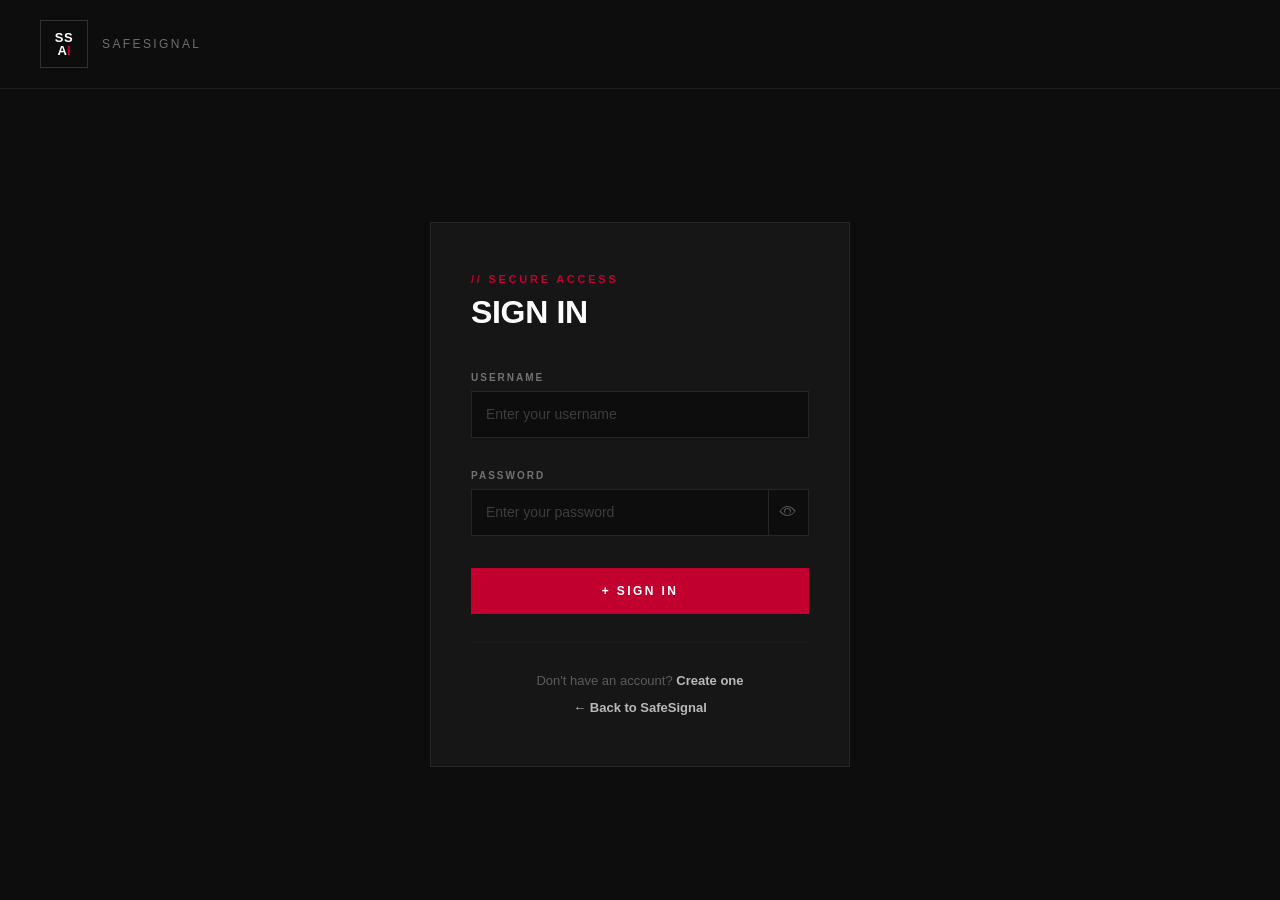
<file: frontend/dashboard.html>
<!DOCTYPE html>
<html lang="en">
<head>
  <meta charset="UTF-8"/>
  <meta name="viewport" content="width=device-width, initial-scale=1.0"/>
  <title>SafeSignal — Dashboard</title>
  <link href="https://cdn.jsdelivr.net/npm/bootstrap@5.3.2/dist/css/bootstrap.min.css" rel="stylesheet">
  <link href="https://cdn.jsdelivr.net/npm/bootstrap-icons@1.11.3/font/bootstrap-icons.min.css" rel="stylesheet">
  <style>
    :root {
      --ss-red: #C2002F;
      --ss-dark: #0D0D0D;
      --ss-panel: #161616;
      --ss-border: rgba(255,255,255,0.07);
      --ss-muted: rgba(255,255,255,0.35);
    }
    * { box-sizing: border-box; }
    body {
      background: var(--ss-dark);
      color: #fff;
      font-family: 'Segoe UI', sans-serif;
      margin: 0;
      min-height: 100vh;
      display: flex;
    }

    /* SIDEBAR */
    .sidebar {
      width: 220px;
      min-height: 100vh;
      background: var(--ss-panel);
      border-right: 1px solid var(--ss-border);
      display: flex;
      flex-direction: column;
      position: fixed;
      top: 0; left: 0;
      z-index: 100;
    }
    .sidebar-logo {
      padding: 24px 20px;
      border-bottom: 1px solid var(--ss-border);
      display: flex;
      align-items: center;
      gap: 10px;
    }
    .logo-box {
      width: 40px; height: 40px;
      border: 1px solid rgba(255,255,255,0.15);
      display: flex; flex-direction: column;
      align-items: center; justify-content: center;
      line-height: 1; flex-shrink: 0;
    }
    .logo-box .t { font-size: 11px; font-weight: 700; color: #fff; }
    .logo-box .b { font-size: 11px; font-weight: 700; color: #fff; }
    .logo-box .b span { color: var(--ss-red); }
    .logo-name { font-size: 11px; font-weight: 700; letter-spacing: 0.15em; text-transform: uppercase; color: var(--ss-muted); }
    .sidebar-user {
      padding: 16px 20px;
      border-bottom: 1px solid var(--ss-border);
      font-size: 12px;
      color: var(--ss-muted);
    }
    .sidebar-user strong { display: block; color: #fff; font-size: 13px; margin-bottom: 2px; }
    .sidebar-nav { flex: 1; padding: 16px 0; }
    .nav-item {
      display: flex;
      align-items: center;
      gap: 12px;
      padding: 11px 20px;
      font-size: 12px;
      font-weight: 600;
      letter-spacing: 0.12em;
      text-transform: uppercase;
      color: var(--ss-muted);
      text-decoration: none;
      transition: color 0.2s, background 0.2s;
      cursor: pointer;
    }
    .nav-item:hover { color: #fff; background: rgba(255,255,255,0.04); }
    .nav-item.active { color: #fff; border-left: 2px solid var(--ss-red); background: rgba(194,0,47,0.08); }
    .nav-item i { font-size: 15px; }
    .sidebar-bottom { padding: 16px 20px; border-top: 1px solid var(--ss-border); }
    .btn-logout {
      width: 100%;
      background: none;
      border: 1px solid rgba(255,255,255,0.1);
      color: var(--ss-muted);
      font-size: 11px;
      font-weight: 700;
      letter-spacing: 0.15em;
      text-transform: uppercase;
      padding: 10px;
      cursor: pointer;
      transition: border-color 0.2s, color 0.2s;
    }
    .btn-logout:hover { border-color: var(--ss-red); color: var(--ss-red); }

    /* MAIN */
    .main { margin-left: 220px; flex: 1; padding: 40px; min-height: 100vh; }
    .page-header { margin-bottom: 36px; padding-bottom: 24px; border-bottom: 1px solid var(--ss-border); }
    .page-label { font-size: 10px; font-weight: 700; letter-spacing: 0.25em; text-transform: uppercase; color: var(--ss-red); margin-bottom: 6px; }
    .page-title { font-size: 36px; font-weight: 900; text-transform: uppercase; letter-spacing: -0.01em; line-height: 1; color: #fff; }

    /* CARD */
    .ss-card { background: var(--ss-panel); border: 1px solid var(--ss-border); padding: 28px; margin-bottom: 24px; }
    .card-label { font-size: 10px; font-weight: 700; letter-spacing: 0.2em; text-transform: uppercase; color: var(--ss-muted); margin-bottom: 16px; }

    /* TEXT INPUT */
    textarea.ss-input {
      width: 100%;
      background: #0D0D0D;
      border: 1px solid rgba(255,255,255,0.1);
      color: #fff;
      font-family: 'Segoe UI', sans-serif;
      font-size: 14px;
      line-height: 1.6;
      padding: 16px;
      resize: vertical;
      min-height: 140px;
      outline: none;
      transition: border-color 0.2s;
    }
    textarea.ss-input:focus { border-color: rgba(255,255,255,0.3); }
    textarea.ss-input::placeholder { color: rgba(255,255,255,0.2); }

    .btn-ss {
      background: var(--ss-red);
      color: #fff;
      border: none;
      font-size: 11px;
      font-weight: 700;
      letter-spacing: 0.2em;
      text-transform: uppercase;
      padding: 12px 28px;
      cursor: pointer;
      transition: background 0.2s;
      display: inline-flex;
      align-items: center;
      gap: 8px;
    }
    .btn-ss:hover { background: #a00026; }
    .btn-ss:disabled { opacity: 0.5; cursor: not-allowed; }

    /* RESULT */
    #resultPanel { display: none; }
    #resultPanel.show { display: block; animation: fadeUp 0.4s ease both; }
    @keyframes fadeUp {
      from { opacity:0; transform:translateY(10px); }
      to   { opacity:1; transform:translateY(0); }
    }
    .result-level-text { font-size: 52px; font-weight: 900; text-transform: uppercase; line-height: 1; margin-bottom: 12px; }
    .result-bar-wrap { height: 3px; background: rgba(255,255,255,0.08); margin-bottom: 16px; }
    .result-bar { height: 100%; width: 0%; transition: width 1s cubic-bezier(0.16,1,0.3,1); }
    .result-meta { display: flex; gap: 24px; flex-wrap: wrap; margin-bottom: 20px; }
    .meta-item { font-size: 12px; color: var(--ss-muted); }
    .meta-item strong { color: #fff; display: block; font-size: 15px; }
    .indicators { display: flex; gap: 10px; flex-wrap: wrap; margin-top: 16px; }
    .indicator-tag { font-size: 10px; font-weight: 700; letter-spacing: 0.15em; text-transform: uppercase; padding: 4px 12px; border: 1px solid rgba(255,255,255,0.15); color: var(--ss-muted); }

    /* HELPLINES */
    .helplines { display: none; background: rgba(194,0,47,0.1); border: 1px solid rgba(194,0,47,0.3); padding: 20px; margin-top: 16px; }
    .helplines.show { display: block; }
    .helplines-title { font-size: 11px; font-weight: 700; letter-spacing: 0.2em; text-transform: uppercase; color: var(--ss-red); margin-bottom: 12px; }
    .helpline-item { font-size: 13px; color: rgba(255,255,255,0.7); padding: 5px 0; border-bottom: 1px solid rgba(255,255,255,0.05); }
    .helpline-item:last-child { border: none; }
    .helpline-item strong { color: #fff; }

    /* UNIFIED CARD */
    .unified-card { padding: 0; overflow: hidden; }

    /* ICON TAB BAR */
    .icon-tab-bar {
      display: flex;
      gap: 4px;
      padding: 16px 24px 0;
      border-bottom: 1px solid var(--ss-border);
      background: rgba(255,255,255,0.02);
    }
    .icon-tab {
      width: 36px; height: 36px;
      border-radius: 8px;
      border: none;
      background: transparent;
      color: var(--ss-muted);
      display: flex;
      align-items: center;
      justify-content: center;
      cursor: pointer;
      font-size: 16px;
      transition: background 0.2s, color 0.2s;
      position: relative;
      margin-bottom: -1px;
    }
    .icon-tab:hover {
      background: rgba(255,255,255,0.07);
      color: #fff;
    }
    .icon-tab.active {
      background: var(--ss-red);
      color: #fff;
    }
    /* Tooltip */
    .icon-tab::after {
      content: attr(data-tooltip);
      position: absolute;
      top: calc(100% + 10px);
      left: 50%;
      transform: translateX(-50%);
      background: #2a2a2a;
      color: #fff;
      font-size: 10px;
      font-weight: 700;
      letter-spacing: 0.1em;
      text-transform: uppercase;
      white-space: nowrap;
      padding: 5px 10px;
      border-radius: 4px;
      pointer-events: none;
      opacity: 0;
      transition: opacity 0.15s;
      z-index: 99;
    }
    .icon-tab:hover::after { opacity: 1; }

    /* MODE PANELS */
    .mode-panel {
      display: none;
      padding: 28px;
      animation: modeFadeUp 0.25s ease both;
    }
    .mode-panel.active { display: block; }
    @keyframes modeFadeUp {
      from { opacity: 0; transform: translateY(8px); }
      to   { opacity: 1; transform: translateY(0); }
    }

    /* CAMERA */
    .camera-box {
      width: 100%;
      aspect-ratio: 4/3;
      background: #0a0a0a;
      border: 1px solid var(--ss-border);
      position: relative;
      overflow: hidden;
      display: flex;
      align-items: center;
      justify-content: center;
    }
    #cameraFeed { width:100%; height:100%; object-fit:cover; display:none; }
    .camera-placeholder { display:flex; flex-direction:column; align-items:center; gap:12px; color:var(--ss-muted); }
    .scan-line { position:absolute; left:0; right:0; height:1px; background:rgba(194,0,47,0.5); display:none; animation:scan 2.5s linear infinite; }
    @keyframes scan { 0%{top:0} 100%{top:100%} }
    .camera-box.active .scan-line { display:block; }
    .camera-box.active #cameraFeed { display:block; }
    .camera-box.active .camera-placeholder { display:none; }

    /* EMOTION / VOICE BARS */
    .emotion-row { display:grid; grid-template-columns:100px 1fr 45px; align-items:center; gap:12px; margin-bottom:14px; }
    .emotion-name { font-size:10px; font-weight:700; letter-spacing:0.15em; text-transform:uppercase; color:var(--ss-muted); }
    .emo-bar-wrap { height:2px; background:rgba(255,255,255,0.06); }
    .emo-bar { height:100%; background:var(--ss-red); width:0%; transition:width 0.8s ease; }
    .emo-val { font-size:11px; color:var(--ss-muted); text-align:right; }

    /* BACKEND NOTE */
    .backend-note { margin-top:20px; font-size:10px; letter-spacing:0.15em; text-transform:uppercase; color:var(--ss-muted); border:1px solid var(--ss-border); padding:8px 14px; display:inline-flex; align-items:center; gap:8px; }
    .badge-dot-anim { width:6px; height:6px; border-radius:50%; background:var(--ss-red); display:inline-block; animation:pulse 1.5s ease-in-out infinite; }
    @keyframes pulse { 0%,100%{opacity:1;transform:scale(1)} 50%{opacity:0.4;transform:scale(0.7)} }

    /* MIC */
    .mic-box {
      width:100%; aspect-ratio:4/3;
      background:#0a0a0a;
      border:1px solid var(--ss-border);
      display:flex; flex-direction:column;
      align-items:center; justify-content:center;
      gap:16px;
    }
    .mic-vis { display:flex; align-items:center; gap:5px; height:50px; }
    .mic-bar { width:4px; background:rgba(194,0,47,0.25); border-radius:2px; transition:height 0.1s ease; }
    .mic-box.recording .mic-bar { background:var(--ss-red); }
    .mic-box.recording #micIcon { color:var(--ss-red) !important; }
    .mic-status { font-size:10px; font-weight:700; letter-spacing:0.25em; text-transform:uppercase; color:rgba(255,255,255,0.25); }
    .mic-box.recording .mic-status { color:var(--ss-red); }
    .mic-timer { font-size:24px; font-weight:900; color:rgba(255,255,255,0.15); letter-spacing:0.1em; }
    .mic-box.recording .mic-timer { color:rgba(255,255,255,0.6); }

    /* ── RESPONSIVE ── */
    @media (max-width: 768px) {
      body { flex-direction: column; }

      .sidebar {
        width: 100%;
        min-height: auto;
        position: relative;
        flex-direction: row;
        flex-wrap: wrap;
      }
      .sidebar-logo { border-bottom: none; border-right: 1px solid var(--ss-border); padding: 12px 16px; }
      .sidebar-user { display: none; }
      .sidebar-nav {
        display: flex;
        flex-direction: row;
        padding: 0;
        flex: 1;
        overflow-x: auto;
        border-bottom: 1px solid var(--ss-border);
      }
      .nav-item {
        padding: 12px 16px;
        border-left: none !important;
        border-bottom: 2px solid transparent;
        white-space: nowrap;
        font-size: 10px;
      }
      .nav-item.active { border-bottom-color: var(--ss-red) !important; background: none; }
      .sidebar-bottom { width: 100%; padding: 10px 16px; border-top: none; border-bottom: 1px solid var(--ss-border); }
      .btn-logout { padding: 8px; font-size: 10px; }

      .main { margin-left: 0; padding: 20px; }
      .page-title { font-size: 28px; }

      .ss-card, .chart-card, .stat-card { padding: 18px; }
    }
    .quiz-fab { position:fixed; top:24px; right:24px; background:var(--ss-red); color:#fff; border:none; padding:12px 20px; cursor:pointer; display:flex; align-items:center; gap:10px; font-size:11px; font-weight:700; letter-spacing:0.18em; text-transform:uppercase; z-index:200; transition:background 0.2s,transform 0.2s; box-shadow:0 4px 24px rgba(194,0,47,0.4); }
.quiz-fab:hover { background:#a00026; transform:translateY(-2px); }
.quiz-fab i { font-size:16px; }
@media (max-width:768px) { .quiz-fab { top:16px; right:16px; } }
.quiz-overlay { position:fixed; inset:0; background:rgba(0,0,0,0.75); z-index:999; display:none; align-items:center; justify-content:center; padding:20px; backdrop-filter:blur(4px); }
.quiz-overlay.open { display:flex; animation:fadeIn 0.2s ease; }
@keyframes fadeIn { from{opacity:0} to{opacity:1} }
.quiz-modal { background:#161616; border:1px solid rgba(255,255,255,0.08); width:100%; max-width:560px; max-height:90vh; overflow-y:auto; animation:slideUp 0.3s ease; }
@keyframes slideUp { from{transform:translateY(30px);opacity:0} to{transform:translateY(0);opacity:1} }
.quiz-header { padding:28px 28px 20px; border-bottom:1px solid rgba(255,255,255,0.07); display:flex; justify-content:space-between; align-items:flex-start; }
.quiz-header-label { font-size:10px; font-weight:700; letter-spacing:0.25em; text-transform:uppercase; color:var(--ss-red); margin-bottom:6px; }
.quiz-header-title { font-size:26px; font-weight:900; text-transform:uppercase; line-height:1.1; color:#fff; }
.quiz-close { background:none; border:1px solid rgba(255,255,255,0.1); color:rgba(255,255,255,0.4); width:36px; height:36px; cursor:pointer; display:flex; align-items:center; justify-content:center; transition:color 0.2s,border-color 0.2s; flex-shrink:0; }
.quiz-close:hover { color:#fff; border-color:rgba(255,255,255,0.3); }
.quiz-progress-wrap { height:2px; background:rgba(255,255,255,0.06); }
.quiz-progress-bar { height:100%; background:var(--ss-red); width:10%; transition:width 0.4s ease; }
.quiz-progress-label { font-size:10px; font-weight:700; letter-spacing:0.2em; text-transform:uppercase; color:rgba(255,255,255,0.3); padding:10px 28px 0; }
.quiz-body { padding:24px 28px; min-height:200px; }
.quiz-question { font-size:17px; font-weight:600; color:#fff; line-height:1.5; margin-bottom:24px; }
.emoji-grid { display:flex; gap:10px; flex-wrap:wrap; }
.emoji-card { flex:1; min-width:70px; background:rgba(255,255,255,0.03); border:1px solid rgba(255,255,255,0.08); padding:14px 10px; text-align:center; cursor:pointer; transition:border-color 0.2s,background 0.2s; }
.emoji-card:hover { border-color:rgba(255,255,255,0.25); background:rgba(255,255,255,0.06); }
.emoji-card.selected { border-color:var(--ss-red); background:rgba(194,0,47,0.12); }
.emoji-card .emoji { font-size:28px; display:block; margin-bottom:6px; }
.emoji-card .emoji-label { font-size:10px; font-weight:700; letter-spacing:0.1em; text-transform:uppercase; color:rgba(255,255,255,0.4); }
.emoji-card.selected .emoji-label { color:#fff; }
.quiz-footer { padding:20px 28px 28px; border-top:1px solid rgba(255,255,255,0.07); display:flex; justify-content:space-between; align-items:center; }
.quiz-btn-primary { background:var(--ss-red); color:#fff; border:none; font-size:11px; font-weight:700; letter-spacing:0.18em; text-transform:uppercase; padding:12px 24px; cursor:pointer; transition:background 0.2s; display:flex; align-items:center; }
.quiz-btn-primary:hover { background:#a00026; }
.quiz-btn-primary:disabled { opacity:0.35; cursor:not-allowed; }
.quiz-btn-outline { background:none; border:1px solid rgba(255,255,255,0.12); color:rgba(255,255,255,0.5); font-size:11px; font-weight:700; letter-spacing:0.18em; text-transform:uppercase; padding:12px 24px; cursor:pointer; transition:border-color 0.2s,color 0.2s; display:flex; align-items:center; }
.quiz-btn-outline:hover { border-color:rgba(255,255,255,0.3); color:#fff; }
.quiz-result { text-align:center; padding:20px 0; }
.result-emoji { font-size:64px; margin-bottom:16px; }
.result-category { font-size:28px; font-weight:900; text-transform:uppercase; margin-bottom:8px; }
.result-score-wrap { display:flex; align-items:center; justify-content:center; gap:16px; margin-bottom:24px; }
.result-score-circle { width:80px; height:80px; border-radius:50%; border:3px solid; display:flex; align-items:center; justify-content:center; font-size:24px; font-weight:900; }
.result-desc { font-size:14px; color:rgba(255,255,255,0.6); line-height:1.7; margin-bottom:24px; }
.result-tags-wrap { display:flex; gap:8px; flex-wrap:wrap; justify-content:center; margin-bottom:24px; }
.result-tag { font-size:10px; font-weight:700; letter-spacing:0.15em; text-transform:uppercase; padding:4px 12px; border:1px solid rgba(255,255,255,0.15); color:rgba(255,255,255,0.5); }
.result-tip { background:rgba(255,255,255,0.03); border:1px solid rgba(255,255,255,0.07); border-left:3px solid var(--ss-red); padding:16px 20px; font-size:13px; color:rgba(255,255,255,0.6); text-align:left; line-height:1.6; margin-bottom:20px; }
.quiz-restart { background:none; border:1px solid rgba(255,255,255,0.15); color:rgba(255,255,255,0.5); font-size:11px; font-weight:700; letter-spacing:0.15em; text-transform:uppercase; padding:10px 20px; cursor:pointer; transition:all 0.2s; }
.quiz-restart:hover { border-color:rgba(255,255,255,0.3); color:#fff; }
  </style>
</head>
<body>

  <!-- SIDEBAR -->
  <div class="sidebar">
    <div class="sidebar-logo">
      <div class="logo-box">
        <div class="t">SS</div>
        <div class="b">A<span>I</span></div>
      </div>
      <div class="logo-name">SafeSignal</div>
    </div>
    <div class="sidebar-user">
      <strong id="sidebarUsername">—</strong>
      Logged in
    </div>
    <nav class="sidebar-nav">
      <a class="nav-item active" href="dashboard.html">
        <i class="bi bi-cpu"></i> Analysis
      </a>
      <a class="nav-item" href="history.html">
        <i class="bi bi-clock-history"></i> History
      </a>
      <a class="nav-item" href="stats.html">
        <i class="bi bi-bar-chart-line"></i> Statistics
      </a>
    </nav>
    <div class="sidebar-bottom">
      <button class="btn-logout" onclick="logout()">
        <i class="bi bi-box-arrow-left me-2"></i> Sign Out
      </button>
    </div>
  </div>

  <!-- MAIN -->
  <div class="main">
    <div class="page-header">
      <div class="page-label">// DASHBOARD</div>
      <div class="page-title">ANALYSE<br>SIGNALS</div>
    </div>

    <!-- UNIFIED ANALYSIS CARD -->
    <div class="ss-card unified-card">

      <!-- ICON TAB BAR -->
      <div class="icon-tab-bar">
        <button class="icon-tab active" onclick="switchMode('text')" data-tooltip="Text Analysis">
          <i class="bi bi-file-text"></i>
        </button>
        <button class="icon-tab" onclick="switchMode('face')" data-tooltip="Facial Analysis">
          <i class="bi bi-emoji-smile"></i>
        </button>
        <button class="icon-tab" onclick="switchMode('voice')" data-tooltip="Voice Analysis">
          <i class="bi bi-mic"></i>
        </button>
        <button class="icon-tab" onclick="switchMode('video')" data-tooltip="Video + Report">
          <i class="bi bi-camera-video"></i>
        </button>
      </div>

      <!-- MODE: TEXT ANALYSIS -->
      <div class="mode-panel active" id="modeText">
        <div class="row g-4">
          <div class="col-12 col-lg-6">
            <div class="card-label">// Input Text</div>
            <textarea class="ss-input" id="textInput"
              placeholder="Type or paste text here to analyse for risk signals..."></textarea>
            <div class="mt-3">
              <button class="btn-ss" id="predictBtn" onclick="runPrediction()">
                <i class="bi bi-cpu"></i>
                <span id="predictBtnText">RUN ANALYSIS</span>
                <span id="predictSpinner" style="display:none">
                  <span class="spinner-border spinner-border-sm"></span>
                </span>
              </button>
            </div>
            <div id="textError" style="display:none; color:#ff6b8a; font-size:12px; margin-top:10px;"></div>
          </div>
          <div class="col-12 col-lg-6">
            <div class="card-label">// Result</div>
            <div id="resultPlaceholder" style="color:var(--ss-muted); font-size:13px; padding-top:8px;">
              Results will appear here after analysis.
            </div>
            <div id="resultPanel">
              <div class="result-level-text" id="resultLevel">—</div>
              <div class="result-bar-wrap">
                <div class="result-bar" id="resultBar"></div>
              </div>
              <div class="result-meta">
                <div class="meta-item"><strong id="metaConfidence">—</strong>Confidence</div>
                <div class="meta-item"><strong id="metaSentiment">—</strong>Sentiment</div>
                <div class="meta-item"><strong id="metaSeverity">—</strong>Severity</div>
              </div>
              <div class="indicators" id="indicators"></div>
              <div class="helplines" id="helplines">
                <div class="helplines-title">
                  <i class="bi bi-telephone-fill me-2"></i>IMMEDIATE SUPPORT AVAILABLE
                </div>
                <div class="helpline-item"><strong>iCall</strong> 9152987821</div>
                <div class="helpline-item"><strong>Vandrevala Foundation</strong> 1860-2662-345</div>
                <div class="helpline-item"><strong>AASRA</strong> 9820466627</div>
              </div>
            </div>
          </div>
        </div>

        <!-- TEXT ANALYSIS COMPREHENSIVE REPORT -->
        <div id="textReportContainer" style="display:none; margin-top: 30px;">
          <!-- Executive Summary -->
          <div style="background: linear-gradient(135deg, #1a237e, #1565c0); padding: 20px; border-radius: 0; margin-bottom: 20px;">
            <div style="font-size: 12px; color: rgba(255,255,255,0.7); letter-spacing: 0.1em; margin-bottom: 8px; text-transform: uppercase; font-weight: 700;">Executive Summary</div>
            <div id="textExecutiveSummary" style="font-size: 14px; color: #fff; line-height: 1.6;"></div>
          </div>

          <!-- Concerns -->
          <div style="margin-bottom: 20px;">
            <div style="font-size: 12px; color: #C2002F; letter-spacing: 0.1em; text-transform: uppercase; margin-bottom: 12px; font-weight: 700; padding-bottom: 8px; border-bottom: 1px solid rgba(194,0,47,0.3);">Concerns Identified</div>
            <div id="textConcernsList" style="font-size: 13px; line-height: 1.8;"></div>
          </div>

          <!-- Recommendations -->
          <div style="margin-bottom: 20px;">
            <div style="font-size: 12px; color: #2A8A4A; letter-spacing: 0.1em; text-transform: uppercase; margin-bottom: 12px; font-weight: 700; padding-bottom: 8px; border-bottom: 1px solid rgba(42,138,74,0.3);">Recommendations</div>
            <div id="textRecommendationsList" style="font-size: 13px; line-height: 1.8;"></div>
          </div>

          <!-- Next Steps -->
          <div style="background: #C2002F15; padding: 15px; border-left: 3px solid #C2002F;">
            <div style="font-size: 12px; color: #ff6b8a; letter-spacing: 0.1em; text-transform: uppercase; margin-bottom: 10px; font-weight: 700;">Next Steps</div>
            <div id="textNextStepsList" style="font-size: 13px; color: #fff; line-height: 1.8;"></div>
          </div>
        </div>
      </div>

      <!-- MODE: FACIAL ANALYSIS -->
      <div class="mode-panel" id="modeFace">
        <div class="row g-4">
          <div class="col-12 col-lg-6">
            <div class="card-label">// Camera Feed</div>
            <div class="camera-box" id="cameraBox">
              <div class="scan-line"></div>
              <video id="cameraFeed" autoplay muted playsinline></video>
              <div class="camera-placeholder">
                <i class="bi bi-camera-video-off" style="font-size:40px;"></i>
                <span style="font-size:11px; letter-spacing:0.2em; text-transform:uppercase;">Camera not started</span>
              </div>
            </div>
            <div style="display:flex; gap:12px; margin-top:16px; flex-wrap:wrap;">
              <button class="btn-ss" id="startCamBtn" onclick="startCamera()">
                <i class="bi bi-camera-video-fill"></i> START CAMERA
              </button>
              <button class="btn-ss" id="captureBtn" onclick="captureAndAnalyse()"
                style="display:none; background:#1a1a1a; border:1px solid rgba(255,255,255,0.15);">
                <i class="bi bi-cpu"></i>
                <span id="captureBtnText">CAPTURE & ANALYSE</span>
                <span id="captureSpinner" style="display:none"><span class="spinner-border spinner-border-sm"></span></span>
              </button>
              <button class="btn-ss" id="stopCamBtn" onclick="stopCamera()"
                style="display:none; background:none; border:1px solid rgba(255,255,255,0.15);">
                <i class="bi bi-stop-fill"></i> STOP
              </button>
            </div>
            <div id="camError" style="display:none; color:#ff6b8a; font-size:12px; margin-top:10px;"></div>
          </div>
          <div class="col-12 col-lg-6">
            <div class="card-label">// Detected Emotions</div>
            <div class="emotion-row"><span class="emotion-name">NEUTRAL</span><div class="emo-bar-wrap"><div class="emo-bar" id="emoNeutral"></div></div><span class="emo-val" id="emoNeutralVal">—</span></div>
            <div class="emotion-row"><span class="emotion-name">SADNESS</span><div class="emo-bar-wrap"><div class="emo-bar" id="emoSad"></div></div><span class="emo-val" id="emoSadVal">—</span></div>
            <div class="emotion-row"><span class="emotion-name">ANXIETY</span><div class="emo-bar-wrap"><div class="emo-bar" id="emoAnxiety"></div></div><span class="emo-val" id="emoAnxietyVal">—</span></div>
            <div class="emotion-row"><span class="emotion-name">DISTRESS</span><div class="emo-bar-wrap"><div class="emo-bar" id="emoDistress"></div></div><span class="emo-val" id="emoDistressVal">—</span></div>
            <div class="emotion-row"><span class="emotion-name">CALM</span><div class="emo-bar-wrap"><div class="emo-bar" id="emoCalm"></div></div><span class="emo-val" id="emoCalmVal">—</span></div>
            <div class="backend-note">
              <span class="badge-dot-anim"></span>
              Backend model integration in progress
            </div>
          </div>
        </div>

        <!-- FACIAL ANALYSIS COMPREHENSIVE REPORT -->
        <div id="facialReportContainer" style="display:none; margin-top: 30px;">
          <!-- Executive Summary -->
          <div style="background: linear-gradient(135deg, #1a237e, #1565c0); padding: 20px; border-radius: 0; margin-bottom: 20px;">
            <div style="font-size: 12px; color: rgba(255,255,255,0.7); letter-spacing: 0.1em; margin-bottom: 8px; text-transform: uppercase; font-weight: 700;">Executive Summary</div>
            <div id="facialExecutiveSummary" style="font-size: 14px; color: #fff; line-height: 1.6;"></div>
          </div>

          <!-- Concerns -->
          <div style="margin-bottom: 20px;">
            <div style="font-size: 12px; color: #C2002F; letter-spacing: 0.1em; text-transform: uppercase; margin-bottom: 12px; font-weight: 700; padding-bottom: 8px; border-bottom: 1px solid rgba(194,0,47,0.3);">Concerns Identified</div>
            <div id="facialConcernsList" style="font-size: 13px; line-height: 1.8;"></div>
          </div>

          <!-- Areas for Improvement -->
          <div style="margin-bottom: 20px;">
            <div style="font-size: 12px; color: #D4A017; letter-spacing: 0.1em; text-transform: uppercase; margin-bottom: 12px; font-weight: 700; padding-bottom: 8px; border-bottom: 1px solid rgba(212,160,23,0.3);">Areas for Improvement</div>
            <div id="facialImprovementsList" style="font-size: 13px; line-height: 1.8;"></div>
          </div>

          <!-- Recommendations -->
          <div style="margin-bottom: 20px;">
            <div style="font-size: 12px; color: #2A8A4A; letter-spacing: 0.1em; text-transform: uppercase; margin-bottom: 12px; font-weight: 700; padding-bottom: 8px; border-bottom: 1px solid rgba(42,138,74,0.3);">Recommendations</div>
            <div id="facialRecommendationsList" style="font-size: 13px; line-height: 1.8;"></div>
          </div>

          <!-- Next Steps -->
          <div style="background: #C2002F15; padding: 15px; border-left: 3px solid #C2002F;">
            <div style="font-size: 12px; color: #ff6b8a; letter-spacing: 0.1em; text-transform: uppercase; margin-bottom: 10px; font-weight: 700;">Next Steps</div>
            <div id="facialNextStepsList" style="font-size: 13px; color: #fff; line-height: 1.8;"></div>
          </div>
        </div>
      </div>

      <!-- MODE: VOICE ANALYSIS -->
      <div class="mode-panel" id="modeVoice">
        <div class="row g-4">
          <div class="col-12 col-lg-6">
            <div class="card-label">// Microphone</div>
            <div class="mic-box" id="micBox">
              <div class="mic-vis" id="micVis">
                <div class="mic-bar" style="height:20%"></div>
                <div class="mic-bar" style="height:45%"></div>
                <div class="mic-bar" style="height:70%"></div>
                <div class="mic-bar" style="height:100%"></div>
                <div class="mic-bar" style="height:70%"></div>
                <div class="mic-bar" style="height:45%"></div>
                <div class="mic-bar" style="height:20%"></div>
              </div>
              <i class="bi bi-mic" id="micIcon" style="font-size:32px; color:rgba(255,255,255,0.25);"></i>
              <div class="mic-status" id="micStatus">READY TO RECORD</div>
              <div class="mic-timer" id="micTimer">00:00</div>
            </div>
            <div style="display:flex; gap:12px; margin-top:16px;">
              <button class="btn-ss" id="startMicBtn" onclick="startMic()">
                <i class="bi bi-mic-fill"></i> START RECORDING
              </button>
              <button class="btn-ss" id="stopMicBtn" onclick="stopMic()"
                style="display:none; background:none; border:1px solid rgba(255,255,255,0.15);">
                <i class="bi bi-stop-fill"></i> STOP
              </button>
            </div>
          </div>
          <div class="col-12 col-lg-6">
            <div class="card-label">// Voice Signals</div>
            <div class="emotion-row"><span class="emotion-name">PITCH STRESS</span><div class="emo-bar-wrap"><div class="emo-bar" id="voicePitch"></div></div><span class="emo-val" id="voicePitchVal">—</span></div>
            <div class="emotion-row"><span class="emotion-name">SPEECH RATE</span><div class="emo-bar-wrap"><div class="emo-bar" id="voiceRate"></div></div><span class="emo-val" id="voiceRateVal">—</span></div>
            <div class="emotion-row"><span class="emotion-name">TREMOR</span><div class="emo-bar-wrap"><div class="emo-bar" id="voiceTremor"></div></div><span class="emo-val" id="voiceTremorVal">—</span></div>
            <div class="emotion-row"><span class="emotion-name">FLAT AFFECT</span><div class="emo-bar-wrap"><div class="emo-bar" id="voiceFlat"></div></div><span class="emo-val" id="voiceFlatVal">—</span></div>
            <div class="emotion-row"><span class="emotion-name">VOCAL ENERGY</span><div class="emo-bar-wrap"><div class="emo-bar" id="voiceEnergy"></div></div><span class="emo-val" id="voiceEnergyVal">—</span></div>
            <div class="backend-note">
              <span class="badge-dot-anim"></span>
              Backend model integration in progress
            </div>
          </div>
        </div>
      </div>

      <!-- VOICE ANALYSIS COMPREHENSIVE REPORT -->
      <div id="voiceReportContainer" style="display:none; margin-top: 30px;">
        <!-- Executive Summary -->
        <div style="background: linear-gradient(135deg, #1a237e, #1565c0); padding: 20px; border-radius: 0; margin-bottom: 20px;">
          <div style="font-size: 12px; color: rgba(255,255,255,0.7); letter-spacing: 0.1em; margin-bottom: 8px; text-transform: uppercase; font-weight: 700;">Executive Summary</div>
          <div id="voiceExecutiveSummary" style="font-size: 14px; color: #fff; line-height: 1.6;"></div>
        </div>

        <!-- Concerns -->
        <div style="margin-bottom: 20px;">
          <div style="font-size: 12px; color: #C2002F; letter-spacing: 0.1em; text-transform: uppercase; margin-bottom: 12px; font-weight: 700; padding-bottom: 8px; border-bottom: 1px solid rgba(194,0,47,0.3);">Concerns Identified</div>
          <div id="voiceConcernsList" style="font-size: 13px; line-height: 1.8;"></div>
        </div>

        <!-- Areas for Improvement -->
        <div style="margin-bottom: 20px;">
          <div style="font-size: 12px; color: #D4A017; letter-spacing: 0.1em; text-transform: uppercase; margin-bottom: 12px; font-weight: 700; padding-bottom: 8px; border-bottom: 1px solid rgba(212,160,23,0.3);">Areas for Improvement</div>
          <div id="voiceImprovementsList" style="font-size: 13px; line-height: 1.8;"></div>
        </div>

        <!-- Recommendations -->
        <div style="margin-bottom: 20px;">
          <div style="font-size: 12px; color: #2A8A4A; letter-spacing: 0.1em; text-transform: uppercase; margin-bottom: 12px; font-weight: 700; padding-bottom: 8px; border-bottom: 1px solid rgba(42,138,74,0.3);">Recommendations</div>
          <div id="voiceRecommendationsList" style="font-size: 13px; line-height: 1.8;"></div>
        </div>

        <!-- Next Steps -->
        <div style="background: #C2002F15; padding: 15px; border-left: 3px solid #C2002F;">
          <div style="font-size: 12px; color: #ff6b8a; letter-spacing: 0.1em; text-transform: uppercase; margin-bottom: 10px; font-weight: 700;">Next Steps</div>
          <div id="voiceNextStepsList" style="font-size: 13px; color: #fff; line-height: 1.8;"></div>
        </div>
      </div>
    </div><!-- end modeVoice -->

      <!-- MODE: VIDEO ANALYSIS + COMPREHENSIVE REPORT -->
      <div class="mode-panel" id="modeVideo">
        <div class="row g-4">
          <!-- Video Upload Section -->
          <div class="col-12">
            <div class="card-label">// Video Upload</div>
            <div style="padding: 20px; background: #161616; border: 2px dashed #444; border-radius: 8px; text-align: center; cursor: pointer;" id="videoDropZone" onDragOver="event.preventDefault(); event.currentTarget.style.borderColor='#C2002F';" onDragLeave="event.currentTarget.style.borderColor='#444';" onDrop="handleVideoDrop(event)">
              <input type="file" id="videoInput" accept=".mp4,.mov,.avi,.mkv,.webm" style="display:none;" onchange="handleVideoSelect()">
              <i class="bi bi-cloud-upload" style="font-size: 32px; color: #999; margin-bottom: 10px; display: block;"></i>
              <div style="font-size: 14px; color: #ccc; margin-bottom: 10px;">Drag video here or <span style="color: #C2002F; cursor: pointer;" onclick="document.getElementById('videoInput').click();">click to select</span></div>
              <div style="font-size: 11px; color: #666;">Supported: MP4, MOV, AVI, MKV, WebM</div>
            </div>
            <div id="videoError" style="display:none; color:#ff6b8a; font-size:12px; margin-top:10px;"></div>
            <div id="videoProgress" style="display:none; margin-top: 10px;">
              <div style="font-size: 12px; color: #ccc; margin-bottom: 5px;">Processing video...</div>
              <div style="background: #0D0D0D; border-radius: 4px; height: 6px; overflow: hidden;">
                <div id="videoProgressBar" style="width: 0%; height: 100%; background: linear-gradient(90deg, #C2002F, #ff6b8a); transition: width 0.3s;"></div>
              </div>
            </div>
          </div>

          <!-- Language Selection -->
          <div class="col-12 col-md-6">
            <label style="display: block; font-size: 10px; color: rgba(255,255,255,0.4); letter-spacing: 0.1em; margin-bottom: 8px; text-transform: uppercase; font-weight: 700;">Language for Transcription</label>
            <select id="voiceLanguage" style="width: 100%; padding: 10px; background: #0D0D0D; border: 1px solid rgba(255,255,255,0.1); color: #fff; border-radius: 0;">
              <option value="en-US">English (US)</option>
              <option value="en-GB">English (UK)</option>
              <option value="hi-IN">Hindi</option>
              <option value="pa-IN">Punjabi</option>
              <option value="es-ES">Spanish</option>
              <option value="fr-FR">French</option>
              <option value="de-DE">German</option>
            </select>
          </div>

          <!-- Upload Button -->
          <div class="col-12 col-md-6">
            <label style="display: block; font-size: 10px; color: rgba(255,255,255,0.4); letter-spacing: 0.1em; margin-bottom: 8px; text-transform: uppercase; font-weight: 700;">&nbsp;</label>
            <button onclick="uploadVideo()" id="uploadVideoBtn" style="width: 100%; padding: 10px; background: #C2002F; color: #fff; border: none; font-weight: bold; letter-spacing: 0.1em; cursor: pointer; border-radius: 0;" disabled>
              <span id="uploadBtnText">SELECT VIDEO FIRST</span>
              <span id="uploadBtnSpinner" style="display:none;"><i class="bi bi-arrow-repeat" style="animation: spin 1s linear infinite;"></i> UPLOADING...</span>
            </button>
          </div>
        </div>

        <!-- Comprehensive Report Section (shown after analysis) -->
        <div id="reportContainer" style="display:none; margin-top: 30px;">
          <!-- Executive Summary -->
          <div style="background: linear-gradient(135deg, #1a237e, #1565c0); padding: 20px; border-radius: 0; margin-bottom: 20px;">
            <div style="font-size: 12px; color: rgba(255,255,255,0.7); letter-spacing: 0.1em; margin-bottom: 8px; text-transform: uppercase; font-weight: 700;">Executive Summary</div>
            <div id="executiveSummary" style="font-size: 14px; color: #fff; line-height: 1.6;"></div>
          </div>

          <!-- Overall Risk Assessment -->
          <div style="display: grid; grid-template-columns: repeat(auto-fit, minmax(150px, 1fr)); gap: 15px; margin-bottom: 20px;">
            <div style="background: #161616; padding: 15px; text-align: center; border-left: 3px solid #C2002F;">
              <div style="font-size: 10px; color: #999; letter-spacing: 0.1em; text-transform: uppercase; margin-bottom: 8px;">Overall Risk</div>
              <div id="overallRisk" style="font-size: 24px; font-weight: bold; color: #C2002F;">—</div>
            </div>
            <div style="background: #161616; padding: 15px; text-align: center; border-left: 3px solid #D4A017;">
              <div style="font-size: 10px; color: #999; letter-spacing: 0.1em; text-transform: uppercase; margin-bottom: 8px;">Facial Risk</div>
              <div id="facialRiskScore" style="font-size: 24px; font-weight: bold; color: #D4A017;">—</div>
            </div>
            <div style="background: #161616; padding: 15px; text-align: center; border-left: 3px solid #2A8A4A;">
              <div style="font-size: 10px; color: #999; letter-spacing: 0.1em; text-transform: uppercase; margin-bottom: 8px;">Voice Risk</div>
              <div id="voiceRiskScore" style="font-size: 24px; font-weight: bold; color: #2A8A4A;">—</div>
            </div>
          </div>

          <!-- Key Concerns -->
          <div style="margin-bottom: 20px;">
            <div style="font-size: 12px; color: #C2002F; letter-spacing: 0.1em; text-transform: uppercase; margin-bottom: 12px; font-weight: 700; padding-bottom: 8px; border-bottom: 1px solid rgba(194,0,47,0.3);">Concerns Identified</div>
            <div id="concernsList" style="font-size: 13px; line-height: 1.8;"></div>
          </div>

          <!-- Areas for Improvement -->
          <div style="margin-bottom: 20px;">
            <div style="font-size: 12px; color: #D4A017; letter-spacing: 0.1em; text-transform: uppercase; margin-bottom: 12px; font-weight: 700; padding-bottom: 8px; border-bottom: 1px solid rgba(212,160,23,0.3);">Areas for Improvement</div>
            <div id="improvementsList" style="font-size: 13px; line-height: 1.8;"></div>
          </div>

          <!-- Recommendations -->
          <div style="margin-bottom: 20px;">
            <div style="font-size: 12px; color: #2A8A4A; letter-spacing: 0.1em; text-transform: uppercase; margin-bottom: 12px; font-weight: 700; padding-bottom: 8px; border-bottom: 1px solid rgba(42,138,74,0.3);">Recommendations</div>
            <div id="recommendationsList" style="font-size: 13px; line-height: 1.8;"></div>
          </div>

          <!-- Next Steps -->
          <div style="background: #C2002F15; padding: 15px; border-left: 3px solid #C2002F;">
            <div style="font-size: 12px; color: #ff6b8a; letter-spacing: 0.1em; text-transform: uppercase; margin-bottom: 10px; font-weight: 700;">Next Steps</div>
            <div id="nextStepsList" style="font-size: 13px; color: #fff; line-height: 1.8;"></div>
          </div>

          <!-- Full Therapist Notes -->
          <div style="margin-top: 20px; padding: 15px; background: #0D0D0D; border: 1px solid rgba(255,255,255,0.1); border-radius: 0;">
            <div style="font-size: 12px; color: #999; letter-spacing: 0.1em; text-transform: uppercase; margin-bottom: 10px; font-weight: 700;">Clinical Assessment Notes</div>
            <div id="therapistNotes" style="font-size: 12px; color: rgba(255,255,255,0.7); line-height: 1.8; font-family: monospace; white-space: pre-wrap; word-break: break-word;"></div>
          </div>
        </div>
      </div>

    </div><!-- end unified card -->
  </div><!-- end main -->
  <!-- Floating button -->
<button class="quiz-fab" onclick="openQuiz()" title="Take Mental Health Quiz">
  <i class="bi bi-heart-pulse"></i>
  <span class="quiz-fab-label">CHECK IN</span>
</button>

<!-- Modal overlay -->
<div class="quiz-overlay" id="quizOverlay" onclick="closeQuizOutside(event)">
  <div class="quiz-modal" id="quizModal">
    <div class="quiz-header">
      <div>
        <div class="quiz-header-label">// MENTAL HEALTH CHECK-IN</div>
        <div class="quiz-header-title">HOW ARE<br>YOU FEELING?</div>
      </div>
      <button class="quiz-close" onclick="closeQuiz()">
        <i class="bi bi-x-lg"></i>
      </button>
    </div>
    <div class="quiz-progress-wrap">
      <div class="quiz-progress-bar" id="quizProgressBar"></div>
    </div>
    <div class="quiz-progress-label" id="quizProgressLabel">Question 1 of 10</div>
    <div class="quiz-body" id="quizBody"></div>
    <div class="quiz-footer">
      <button class="quiz-btn-outline" id="quizPrevBtn" onclick="quizPrev()" style="visibility:hidden;">
        <i class="bi bi-arrow-left me-2"></i> Back
      </button>
      <button class="quiz-btn-primary" id="quizNextBtn" onclick="quizNext()" disabled>
        Next <i class="bi bi-arrow-right ms-2"></i>
      </button>
    </div>
  </div>
</div>

  <style>
    @keyframes spin {
      from { transform: rotate(0deg); }
      to { transform: rotate(360deg); }
    }
  </style>
  <script src="https://cdn.jsdelivr.net/npm/bootstrap@5.3.2/dist/js/bootstrap.bundle.min.js"></script>
  <script src="config.js"></script>
  <script>
    const API   = API_BASE; /* API_BASE from config.js already includes /api */
    const token = localStorage.getItem('token');

    if (!token) { window.location.href = 'login.html'; }

    function isTokenExpired(t) {
      try {
        const payload = JSON.parse(atob(t.split('.')[1]));
        return payload.exp * 1000 < Date.now();
      } catch (e) { return true; }
    }

    if (isTokenExpired(token)) {
      localStorage.removeItem('token');
      localStorage.removeItem('username');
      window.location.href = 'login.html';
    }
    document.getElementById('sidebarUsername').textContent =
      localStorage.getItem('username') || 'User';

    function logout() {
      localStorage.removeItem('token');
      localStorage.removeItem('username');
      window.location.href = 'login.html';
    }

    /* ── LOCAL CLASSIFIER (instant fallback) ── */
    function _localClassify(text) {
      const t = text.toLowerCase();
      /* HIGH — direct self-harm / suicidal language (present OR past tense) */
      const H = [
        'suicide','suicidal',
        'kill myself','killing myself','killed myself',
        'want to die','wanted to die','wants to die',
        'wanna die','gonna die',
        'end my life','ending my life','ended my life',
        'take my life','taking my life',
        'hang myself','hanging myself',
        'overdose','slit my wrists','cut myself','cutting myself',
        'kms','kys','not worth living','better off dead',
        'no reason to live','cant live anymore',"can't live anymore",
        'rather be dead','wish i was dead','wish i were dead',
        'hurt myself','hurting myself','self harm','self-harm'
      ];
      /* MEDIUM — severe distress, ideation without explicit plan */
      const M = [
        'hopeless','helpless','worthless','i am a burden','i am burden',
        'give up','giving up','no point','pointless',
        'trapped','no escape','no way out',
        'meaningless','empty inside','feel empty',
        'depressed','depression','cant go on',"can't go on",
        'dont want to be here',"don't want to be here",
        'disappear forever','wish i could disappear'
      ];
      /* LOW — general distress signals */
      const L = ['sad','crying','cry','lonely','alone','tired','exhausted','anxious','scared','broken','numb','stressed','lost','miserable','unhappy','down'];
      let h=0,m=0,l=0;
      H.forEach(p=>{if(t.includes(p))h+=p.split(' ').length>=3?3:2;});
      M.forEach(p=>{if(t.includes(p))m+=p.split(' ').length>=3?2:1;});
      L.forEach(p=>{if(t.includes(p))l+=0.5;});
      const score = Math.min(h*0.25+m*0.1+l*0.04, 1);
      let level='LOW', conf=Math.max(0.65,0.72-score*0.2);
      if(h>=1){level='HIGH';conf=Math.min(0.95,0.82+score*0.1);}
      else if(m>=2||h>=1){level='HIGH';conf=Math.min(0.90,0.78+score);}
      else if(m>=1||l>=2){level='MEDIUM';conf=Math.min(0.80,0.65+score);}
      return {risk_level:level,confidence:parseFloat(conf.toFixed(4)),alert_triggered:level==='HIGH',
        sentiment_score:level==='HIGH'?-0.7:level==='MEDIUM'?-0.35:0.2,
        message:level==='HIGH'?'High risk indicators detected. Please seek professional support immediately.':'No immediate concern detected. Continue monitoring.',
        modality:'text (local)',
        risk_indicators:{text_sentiment:level==='HIGH'?'negative':level==='MEDIUM'?'negative':'positive',
          confidence_level:conf>0.85?'high':conf>0.65?'medium':'low',
          severity:level==='HIGH'?'critical':level==='MEDIUM'?'moderate':'low'},
        recommendations:{immediate_action:level==='HIGH',
          support_resources:level==='HIGH'?['iCall: 9152987821','Vandrevala Foundation: 1860-2662-345','AASRA: 9820466627']:[],
          follow_up:level==='HIGH'?'Immediate professional consultation recommended':'Continue regular monitoring'},
        analysis_timestamp:new Date().toISOString()};
    }

    function _showResult(data) {
      const colours = { 'HIGH': '#E4032E', 'LOW': '#2A8A4A', 'MEDIUM': '#D4A017' };
      const colour  = colours[data.risk_level] || '#fff';
      document.getElementById('resultPlaceholder').style.display = 'none';
      document.getElementById('resultPanel').classList.add('show');
      document.getElementById('resultLevel').textContent = data.risk_level || '—';
      document.getElementById('resultLevel').style.color = colour;
      const score = Math.round((data.confidence || 0) * 100);
      const bar   = document.getElementById('resultBar');
      bar.style.background = colour;
      bar.style.width = '0%';
      requestAnimationFrame(() => requestAnimationFrame(() => { bar.style.width = score + '%'; }));
      document.getElementById('metaConfidence').textContent = score + '%';
      document.getElementById('metaSentiment').textContent  =
        data.sentiment_score !== undefined ? data.sentiment_score.toFixed(2) : '—';
      document.getElementById('metaSeverity').textContent   =
        data.risk_indicators?.severity || '—';
      const inds = data.risk_indicators || {};
      document.getElementById('indicators').innerHTML =
        Object.entries(inds).map(([k,v]) => `<span class="indicator-tag">${k}: ${v}</span>`).join('');
      data.risk_level === 'HIGH'
        ? document.getElementById('helplines').classList.add('show')
        : document.getElementById('helplines').classList.remove('show');
      if (data.comprehensive_report) displayTextReport(data.comprehensive_report);
    }

    async function runPrediction() {
      const text  = document.getElementById('textInput').value.trim();
      const errEl = document.getElementById('textError');
      errEl.style.display = 'none';
      if (!text) { errEl.textContent = 'Please enter some text to analyse.'; errEl.style.display = 'block'; return; }

      document.getElementById('predictBtn').disabled = true;
      document.getElementById('predictBtnText').style.display = 'none';
      document.getElementById('predictSpinner').style.display = 'inline';

      try {
        const ctrl = new AbortController();
        const tid  = setTimeout(() => ctrl.abort(), 40000);
        const res  = await fetch(`${API}/predict`, {
          method:  'POST',
          headers: { 'Content-Type': 'application/json', 'Authorization': 'Bearer ' + token },
          body: JSON.stringify({ text }),
          signal: ctrl.signal
        });
        clearTimeout(tid);
        if (res.status === 401) { logout(); return; }
        /* If backend returned an error (500, 422, etc.) fall through to local */
        if (!res.ok) throw new Error('HTTP ' + res.status);
        const data = await res.json();
        /* Validate response has required field — otherwise treat as error */
        if (!data || !data.risk_level) throw new Error('Invalid response from backend');
        _showResult(data);
      } catch(err) {
        /* Backend error / cold start / offline — run locally so demo never breaks */
        const local = _localClassify(text);
        _showResult(local);
        errEl.textContent = '⚡ Analysed locally (backend waking up — results may differ slightly)';
        errEl.style.color = '#f0c040';
        errEl.style.display = 'block';
      } finally {
        document.getElementById('predictBtn').disabled = false;
        document.getElementById('predictBtnText').style.display = 'inline';
        document.getElementById('predictSpinner').style.display = 'none';
      }
    }

    document.getElementById('textInput').addEventListener('keydown', e => {
      if (e.key === 'Enter' && e.ctrlKey) runPrediction();
    });

    /* ── MODE SWITCHER ── */
    function switchMode(mode) {
      document.querySelectorAll('.mode-panel').forEach(p => p.classList.remove('active'));
      document.querySelectorAll('.icon-tab').forEach(b => b.classList.remove('active'));
      document.getElementById('mode' + mode.charAt(0).toUpperCase() + mode.slice(1))
        .classList.add('active');
      event.currentTarget.classList.add('active');
    }

    /* ── CAMERA ── */
    let cameraStream = null;

    function startCamera() {
      navigator.mediaDevices.getUserMedia({ video: true })
        .then(stream => {
          cameraStream = stream;
          document.getElementById('cameraFeed').srcObject = stream;
          document.getElementById('cameraBox').classList.add('active');
          document.getElementById('startCamBtn').style.display  = 'none';
          document.getElementById('captureBtn').style.display   = 'inline-flex';
          document.getElementById('stopCamBtn').style.display   = 'inline-flex';
        })
        .catch(() => {
          document.getElementById('camError').textContent = 'Camera access denied.';
          document.getElementById('camError').style.display = 'block';
        });
    }

    function stopCamera() {
      if (cameraStream) { cameraStream.getTracks().forEach(t => t.stop()); cameraStream = null; }
      document.getElementById('cameraFeed').srcObject = null;
      document.getElementById('cameraBox').classList.remove('active');
      document.getElementById('startCamBtn').style.display = 'inline-flex';
      document.getElementById('captureBtn').style.display  = 'none';
      document.getElementById('stopCamBtn').style.display  = 'none';
    }

    async function captureAndAnalyse() {
      const video  = document.getElementById('cameraFeed');
      const canvas = document.createElement('canvas');
      canvas.width  = video.videoWidth;
      canvas.height = video.videoHeight;
      canvas.getContext('2d').drawImage(video, 0, 0);
      const image_base64 = canvas.toDataURL('image/jpeg').split(',')[1];
      document.getElementById('captureBtn').disabled = true;
      document.getElementById('captureBtnText').style.display  = 'none';
      document.getElementById('captureSpinner').style.display  = 'inline';
      /* normalize value: backend may return 0-100 OR 0-1 */
      const norm = v => (v === undefined || v === null) ? 0 : Math.min(v > 1 ? v / 100 : v, 1);
      const set  = (id, vid, val) => {
        const n   = norm(val);
        const pct = Math.round(n * 100);
        document.getElementById(id).style.width  = pct + '%';
        document.getElementById(vid).textContent = pct + '%';
      };

      /* local pixel-brightness fallback — instant, no backend needed */
      const localFaceAnalysis = () => {
        const ctx = document.createElement('canvas');
        ctx.width = video.videoWidth; ctx.height = video.videoHeight;
        ctx.getContext('2d').drawImage(video, 0, 0);
        const px = ctx.getContext('2d').getImageData(0,0,ctx.width,ctx.height).data;
        let brightness = 0;
        for (let i=0; i<px.length; i+=4) brightness += (px[i]+px[i+1]+px[i+2])/3;
        brightness /= (px.length/4 * 255);
        const neutral = Math.min(brightness * 0.9, 0.85);
        const sad     = Math.max(0.05, (1 - brightness) * 0.4);
        set('emoNeutral','emoNeutralVal', neutral);
        set('emoSad',    'emoSadVal',     sad);
        set('emoAnxiety','emoAnxietyVal', sad * 0.5);
        set('emoDistress','emoDistressVal', sad * 0.3);
        set('emoCalm',   'emoCalmVal',    neutral * 0.7);
        document.getElementById('camError').textContent = '⚡ Local analysis (backend waking up)';
        document.getElementById('camError').style.color = '#f0c040';
        document.getElementById('camError').style.display = 'block';
      };

      try {
        const ctrl = new AbortController();
        const tid  = setTimeout(() => ctrl.abort(), 10000);
        const res  = await fetch(`${API}/analyze-face`, {
          method: 'POST',
          headers: { 'Content-Type': 'application/json', 'Authorization': 'Bearer ' + token },
          body: JSON.stringify({ image_base64 }),
          signal: ctrl.signal
        });
        clearTimeout(tid);
        const data = await res.json();
        if (data.error || data.detail) { localFaceAnalysis(); }
        else {
          set('emoNeutral',  'emoNeutralVal',  data.neutral  ?? data.emotions?.neutral);
          set('emoSad',      'emoSadVal',      data.sad      ?? data.emotions?.sad);
          set('emoAnxiety',  'emoAnxietyVal',  data.anxiety  ?? data.emotions?.anxiety);
          set('emoDistress', 'emoDistressVal', data.distress ?? data.emotions?.distress);
          set('emoCalm',     'emoCalmVal',     data.calm     ?? data.emotions?.calm);
          if (data.comprehensive_report) displayFacialReport(data.comprehensive_report);
        }
      } catch(err) {
        localFaceAnalysis();
      } finally {
        document.getElementById('captureBtn').disabled = false;
        document.getElementById('captureBtnText').style.display = 'inline';
        document.getElementById('captureSpinner').style.display = 'none';
      }
    }

    /* ── MIC ── */
    let micStream = null, micAnimFrame = null, micInterval = null, micSecs = 0;

    function startMic() {
      navigator.mediaDevices.getUserMedia({ audio: true })
        .then(stream => {
          micStream = stream;
          micSecs   = 0;
          const ctx     = new (window.AudioContext || window.webkitAudioContext)();
          const source  = ctx.createMediaStreamSource(stream);
          const analyser = ctx.createAnalyser();
          analyser.fftSize = 32;
          source.connect(analyser);
          const bars = document.querySelectorAll('.mic-bar');
          const data = new Uint8Array(analyser.frequencyBinCount);
          function draw() {
            micAnimFrame = requestAnimationFrame(draw);
            analyser.getByteFrequencyData(data);
            bars.forEach((b, i) => { b.style.height = Math.max(8, (data[i] / 255) * 100) + '%'; });
          }
          draw();
          micInterval = setInterval(() => {
            micSecs++;
            const m = String(Math.floor(micSecs/60)).padStart(2,'0');
            const s = String(micSecs%60).padStart(2,'0');
            document.getElementById('micTimer').textContent = m+':'+s;
          }, 1000);
          document.getElementById('micBox').classList.add('recording');
          document.getElementById('micStatus').textContent = 'RECORDING — AWAITING MODEL';
          document.getElementById('startMicBtn').style.display = 'none';
          document.getElementById('stopMicBtn').style.display  = 'inline-flex';
        })
        .catch(() => { alert('Microphone access denied.'); });
    }

    function stopMic() {
      /* grab stream ref before clearing it */
      const stream = micStream;
      if (micStream)    { micStream.getTracks().forEach(t => t.stop()); micStream = null; }
      if (micAnimFrame) { cancelAnimationFrame(micAnimFrame); micAnimFrame = null; }
      if (micInterval)  { clearInterval(micInterval); micInterval = null; }
      const idle = [20,45,70,100,70,45,20];
      document.querySelectorAll('.mic-bar').forEach((b,i) => b.style.height = idle[i]+'%');
      document.getElementById('micBox').classList.remove('recording');
      document.getElementById('micStatus').textContent  = 'ANALYSING…';
      document.getElementById('micTimer').textContent   = '00:00';
      document.getElementById('startMicBtn').style.display = 'none';
      document.getElementById('stopMicBtn').style.display  = 'none';

      /* helper: show voice signal bars from 0-1 values */
      const setVoiceBar = (id, vid, val) => {
        const pct = Math.round(Math.max(0, Math.min(1, val)) * 100);
        document.getElementById(id).style.width  = pct + '%';
        document.getElementById(vid).textContent = pct + '%';
      };

      /* local voice analysis — duration-based heuristics, instant */
      const localVoiceAnalysis = (transcript) => {
        const dur = micSecs || 1;
        /* estimate speech rate from word count if we have a transcript */
        const words     = transcript ? transcript.trim().split(/\s+/).length : 0;
        const wpm       = words > 0 ? (words / dur) * 60 : 120; /* default 120wpm */
        const rateNorm  = Math.min(wpm / 200, 1);
        const flatAffect = dur > 8 ? 0.3 : 0.1;
        const pitchStr  = transcript ? Math.min(words * 0.02, 0.6) : 0.2;
        const tremor    = 0.1;
        const energy    = Math.min(dur / 30, 0.8);
        setVoiceBar('voicePitch',  'voicePitchVal',  pitchStr);
        setVoiceBar('voiceRate',   'voiceRateVal',   rateNorm);
        setVoiceBar('voiceTremor', 'voiceTremorVal', tremor);
        setVoiceBar('voiceFlat',   'voiceFlatVal',   flatAffect);
        setVoiceBar('voiceEnergy', 'voiceEnergyVal', energy);

        /* risk from transcript text using same keyword logic as text panel */
        if (transcript && transcript.length > 3) {
          const HIGH_KW = ['kill','die','suicide','hurt','harm','end my life','can\'t go on','hopeless','worthless'];
          const MED_KW  = ['sad','depressed','alone','cry','empty','tired','pain','anxious','scared'];
          const tl = transcript.toLowerCase();
          const isHigh = HIGH_KW.some(k => tl.includes(k));
          const isMed  = MED_KW.some(k => tl.includes(k));
          const risk   = isHigh ? 'HIGH' : isMed ? 'MEDIUM' : 'LOW';
          const conf   = isHigh ? 0.82 : isMed ? 0.62 : 0.45;
          document.getElementById('micStatus').textContent =
            `${risk} RISK (${Math.round(conf*100)}%) — "${transcript.slice(0,60)}${transcript.length>60?'…':''}"`;
        } else {
          document.getElementById('micStatus').textContent = 'ANALYSIS COMPLETE — No speech detected';
        }
        document.getElementById('voiceReportContainer').style.display = 'block';
        document.getElementById('voiceExecutiveSummary').textContent =
          transcript
            ? `Voice analysis completed. ${words} words detected in ${dur}s. Local heuristic analysis applied.`
            : `No speech content detected. Duration: ${dur}s. Ensure microphone is working and speak clearly.`;
        document.getElementById('voiceConcernsList').innerHTML      = transcript ? '<p>• Speech detected — text content analysed for risk indicators.</p>' : '<p>No speech detected.</p>';
        document.getElementById('voiceImprovementsList').innerHTML  = '<p>• For server-side acoustic analysis, ensure backend is online.</p>';
        document.getElementById('voiceRecommendationsList').innerHTML = '<p>• Speak for at least 5–10 seconds for accurate assessment.</p>';
        document.getElementById('voiceNextStepsList').innerHTML     = '<p>• Results shown are local estimates. Full acoustic model requires backend.</p>';
        document.getElementById('startMicBtn').style.display = 'inline-flex';
      };

      /* try Web Speech API first for transcript */
      const SpeechRecognition = window.SpeechRecognition || window.webkitSpeechRecognition;
      if (SpeechRecognition && stream) {
        const recog = new SpeechRecognition();
        recog.lang = 'en-US';
        recog.interimResults = false;
        recog.maxAlternatives = 1;
        let gotResult = false;
        recog.onresult = (e) => {
          gotResult = true;
          const transcript = e.results[0][0].transcript;
          localVoiceAnalysis(transcript);
          /* also try backend with transcript */
          const tok = localStorage.getItem('token');
          if (tok) {
            fetch(`${API}/predict`, {
              method:'POST',
              headers:{'Content-Type':'application/json','Authorization':'Bearer '+tok},
              body: JSON.stringify({text: transcript || 'voice recording'})
            }).then(r=>r.json()).then(d=>{
              if (d.risk_level) {
                document.getElementById('micStatus').textContent =
                  `${d.risk_level} RISK (${Math.round((d.confidence||0)*100)}%) — Backend confirmed`;
              }
            }).catch(()=>{});
          }
        };
        recog.onerror = () => { if (!gotResult) localVoiceAnalysis(''); };
        recog.onend   = () => { if (!gotResult) localVoiceAnalysis(''); };
        try { recog.start(); } catch(e) { localVoiceAnalysis(''); }
        /* safety timeout */
        setTimeout(() => { if (!gotResult) { try{recog.stop();}catch(e){} localVoiceAnalysis(''); } }, 5000);
      } else {
        localVoiceAnalysis('');
      }
    }
    const QUESTIONS = [
  { id:1, type:'emoji', question:'How would you describe your overall mood today?',
    options:[{emoji:'😄',label:'Great',score:0},{emoji:'🙂',label:'Okay',score:1},{emoji:'😐',label:'Meh',score:2},{emoji:'😔',label:'Low',score:3},{emoji:'😢',label:'Awful',score:4}] },
  { id:2, type:'emoji', question:'How well did you sleep last night?',
    options:[{emoji:'😴',label:'Perfect',score:0},{emoji:'🙂',label:'Good',score:1},{emoji:'😐',label:'Average',score:2},{emoji:'😩',label:'Poor',score:3},{emoji:'🥴',label:'Terrible',score:4}] },
  { id:3, type:'emoji', question:'How often have you felt anxious or worried this week?',
    options:[{emoji:'😌',label:'Never',score:0},{emoji:'🙂',label:'Rarely',score:1},{emoji:'😐',label:'Sometimes',score:2},{emoji:'😟',label:'Often',score:3},{emoji:'😰',label:'Always',score:4}] },
  { id:4, type:'emoji', question:'How connected do you feel to people around you?',
    options:[{emoji:'🤗',label:'Very',score:0},{emoji:'😊',label:'Somewhat',score:1},{emoji:'😶',label:'Neutral',score:2},{emoji:'😞',label:'Lonely',score:3},{emoji:'🚪',label:'Isolated',score:4}] },
  { id:5, type:'emoji', question:'How are your energy levels today?',
    options:[{emoji:'⚡',label:'Full',score:0},{emoji:'😊',label:'Good',score:1},{emoji:'😐',label:'Average',score:2},{emoji:'🥱',label:'Tired',score:3},{emoji:'💀',label:'Drained',score:4}] },
  { id:6, type:'emoji', question:'Have you been able to enjoy activities you usually like?',
    options:[{emoji:'🎉',label:'Totally',score:0},{emoji:'😊',label:'Mostly',score:1},{emoji:'😐',label:'A little',score:2},{emoji:'😔',label:'Barely',score:3},{emoji:'💔',label:'Not at all',score:4}] },
  { id:7, type:'emoji', question:'How would you rate your stress level right now?',
    options:[{emoji:'😌',label:'Calm',score:0},{emoji:'🧘',label:'Managed',score:1},{emoji:'😤',label:'Stressed',score:2},{emoji:'😰',label:'Very high',score:3},{emoji:'🤯',label:'Overload',score:4}] },
  { id:8, type:'emoji', question:'How often have you had negative thoughts today?',
    options:[{emoji:'✨',label:'Rarely',score:0},{emoji:'🙂',label:'A little',score:1},{emoji:'😐',label:'Sometimes',score:2},{emoji:'😔',label:'Often',score:3},{emoji:'🌑',label:'Constantly',score:4}] },
  { id:9, type:'emoji', question:'How has your appetite been recently?',
    options:[{emoji:'😋',label:'Normal',score:0},{emoji:'🙂',label:'Slightly off',score:1},{emoji:'😐',label:'Changed',score:2},{emoji:'😟',label:'Very off',score:3},{emoji:'🚫',label:'Barely eating',score:4}] },
  { id:10, type:'emoji', question:'Overall, how would you rate your mental wellbeing this week?',
    options:[{emoji:'🌟',label:'Thriving',score:0},{emoji:'😊',label:'Stable',score:1},{emoji:'😐',label:'Struggling',score:2},{emoji:'😔',label:'Hard time',score:3},{emoji:'🆘',label:'Need help',score:4}] },
];

const RESULTS = [
  { range:[0,8],   emoji:'🌟', category:'THRIVING',       color:'#2A8A4A',
    desc:"You seem to be in a really good place mentally. Your mood, energy, and connections are all positive. Keep doing what you're doing!",
    tags:['Good mood','High energy','Connected','Low stress'],
    tip:'💡 Tip: Keep maintaining your healthy habits. Journaling or light exercise can help sustain this positive state.' },
  { range:[9,16],  emoji:'🌤', category:'DOING OKAY',      color:'#4A90D9',
    desc:"You're managing reasonably well, though there are some areas that could use attention. A few small adjustments could make a noticeable difference.",
    tags:['Stable','Some stress','Room to improve'],
    tip:'💡 Tip: Try getting outside for 10 minutes daily. Fresh air and movement can significantly boost mood and energy.' },
  { range:[17,24], emoji:'🌧', category:'NEEDS ATTENTION', color:'#D4A017',
    desc:"It looks like you're going through a challenging period. These feelings are valid — but it's important to reach out to someone you trust.",
    tags:['Elevated stress','Low energy','Mood affected'],
    tip:"💡 Tip: Talk to a friend, family member, or counsellor. You don't have to carry this alone. iCall: 9152987821" },
  { range:[25,40], emoji:'🌩', category:'REACH OUT',       color:'#E4032E',
    desc:"Your responses suggest you may be experiencing significant distress. Please consider speaking with a mental health professional. You matter.",
    tags:['High distress','Support needed','Please reach out'],
    tip:'💡 Support lines:\n• iCall: 9152987821\n• Vandrevala Foundation: 1860-2662-345\n• AASRA: 9820466627' },
];

let currentQ=0, answers=new Array(10).fill(null), quizScores=new Array(10).fill(null);

function openQuiz() {
  currentQ=0; answers=new Array(10).fill(null); quizScores=new Array(10).fill(null);
  document.getElementById('quizOverlay').classList.add('open');
  document.getElementById('quizNextBtn').style.display='flex';
  renderQuestion();
}
function closeQuiz() { document.getElementById('quizOverlay').classList.remove('open'); }
function closeQuizOutside(e) { if(e.target===document.getElementById('quizOverlay')) closeQuiz(); }

function renderQuestion() {
  const q=QUESTIONS[currentQ];
  const pct=((currentQ+1)/QUESTIONS.length)*100;
  document.getElementById('quizProgressBar').style.width=pct+'%';
  document.getElementById('quizProgressLabel').textContent=`Question ${currentQ+1} of ${QUESTIONS.length}`;
  document.getElementById('quizPrevBtn').style.visibility=currentQ===0?'hidden':'visible';
  const nextBtn=document.getElementById('quizNextBtn');
  nextBtn.textContent=currentQ===QUESTIONS.length-1?'See Results ✓':'Next →';
  nextBtn.disabled=answers[currentQ]===null;
  let html=`<div class="quiz-question">${q.question}</div><div class="emoji-grid">`;
  q.options.forEach((opt,i)=>{
    const sel=answers[currentQ]===i?'selected':'';
    html+=`<div class="emoji-card ${sel}" onclick="selectEmoji(${i},${opt.score})">
      <span class="emoji">${opt.emoji}</span>
      <span class="emoji-label">${opt.label}</span>
    </div>`;
  });
  html+=`</div>`;
  document.getElementById('quizBody').innerHTML=html;
}

function selectEmoji(idx,score) {
  answers[currentQ]=idx; quizScores[currentQ]=score;
  document.getElementById('quizNextBtn').disabled=false;
  renderQuestion();
}

function quizNext() {
  if(currentQ<QUESTIONS.length-1){ currentQ++; renderQuestion(); }
  else showResult();
}
function quizPrev() { if(currentQ>0){ currentQ--; renderQuestion(); } }

function showResult() {
  const total=quizScores.reduce((a,b)=>a+(b||0),0);
  const result=RESULTS.find(r=>total>=r.range[0]&&total<=r.range[1])||RESULTS[3];
  const pct=Math.round((1-total/40)*100);
  document.getElementById('quizProgressBar').style.width='100%';
  document.getElementById('quizProgressLabel').textContent='Complete!';
  document.getElementById('quizPrevBtn').style.visibility='hidden';
  document.getElementById('quizNextBtn').style.display='none';
  document.getElementById('quizBody').innerHTML=`
    <div class="quiz-result">
      <div class="result-emoji">${result.emoji}</div>
      <div class="result-category" style="color:${result.color};">${result.category}</div>
      <div class="result-score-wrap">
        <div class="result-score-circle" style="color:${result.color};border-color:${result.color};">
          ${pct}<span style="font-size:14px;">%</span>
        </div>
        <div style="text-align:left;">
          <div style="font-size:11px;color:var(--ss-muted);letter-spacing:0.15em;text-transform:uppercase;">Wellbeing Score</div>
          <div style="font-size:13px;color:rgba(255,255,255,0.6);margin-top:4px;">Based on 10 questions</div>
        </div>
      </div>
      <div class="result-desc">${result.desc}</div>
      <div class="result-tags-wrap">${result.tags.map(t=>`<span class="result-tag">${t}</span>`).join('')}</div>
      <div class="result-tip">${result.tip.replace(/\n/g,'<br>')}</div>
      <button class="quiz-restart" onclick="openQuiz()"><i class="bi bi-arrow-clockwise me-2"></i> Take Again</button>
    </div>`;
}

// ============== VIDEO UPLOAD & REPORT HANDLER ==============
let selectedVideoFile = null;

function handleVideoDrop(e) {
  e.preventDefault();
  e.currentTarget.style.borderColor = '#444';
  const files = e.dataTransfer.files;
  if (files.length > 0) {
    selectedVideoFile = files[0];
    document.getElementById('videoInput').value = '';
    updateVideoUploadUI();
  }
}

function handleVideoSelect() {
  const input = document.getElementById('videoInput');
  if (input.files.length > 0) {
    selectedVideoFile = input.files[0];
    updateVideoUploadUI();
  }
}

function updateVideoUploadUI() {
  const allowed = ['.mp4', '.mov', '.avi', '.mkv', '.webm'];
  const ext = '.' + selectedVideoFile.name.split('.').pop().toLowerCase();
  
  if (!allowed.includes(ext)) {
    showVideoError('Unsupported format. Allowed: ' + allowed.join(', '));
    selectedVideoFile = null;
    return;
  }
  
  if (selectedVideoFile.size > 500 * 1024 * 1024) {
    showVideoError('Video too large (max 500MB)');
    selectedVideoFile = null;
    return;
  }

  document.getElementById('videoError').style.display = 'none';
  document.getElementById('uploadVideoBtn').disabled = false;
  document.getElementById('uploadBtnText').textContent = 'UPLOAD: ' + selectedVideoFile.name.substring(0, 30);
}

function showVideoError(msg) {
  const errEl = document.getElementById('videoError');
  errEl.textContent = msg;
  errEl.style.display = 'block';
}

async function uploadVideo() {
  if (!selectedVideoFile) return;
  
  const formData = new FormData();
  formData.append('file', selectedVideoFile);
  formData.append('language', document.getElementById('voiceLanguage').value);

  document.getElementById('uploadVideoBtn').disabled = true;
  document.getElementById('uploadBtnText').style.display = 'none';
  document.getElementById('uploadBtnSpinner').style.display = 'inline';
  document.getElementById('videoProgress').style.display = 'block';
  document.getElementById('reportContainer').style.display = 'none';

  try {
    const xhr = new XMLHttpRequest();
    
    xhr.upload.addEventListener('progress', (e) => {
      if (e.lengthComputable) {
        const percentComplete = (e.loaded / e.total) * 50;
        document.getElementById('videoProgressBar').style.width = percentComplete + '%';
      }
    });

    const resetUploadBtn = () => {
      document.getElementById('uploadVideoBtn').disabled = false;
      document.getElementById('uploadBtnText').style.display = 'inline';
      document.getElementById('uploadBtnSpinner').style.display = 'none';
      document.getElementById('videoProgress').style.display = 'none';
    };

    /* local fallback report when backend can't process video */
    const showLocalVideoResult = () => {
      const fileName = document.getElementById('videoInput').files[0]?.name || 'video';
      displayComprehensiveReport({
        success: true,
        comprehensive_report: {
          executive_summary: `Video "${fileName}" received. Full frame-by-frame analysis requires the backend video processor. Showing local result.`,
          overall_risk_score: 0,
          overall_risk_level: 'UNKNOWN',
          concerns: [{ severity: 'INFO', description: 'Backend video analysis unavailable — video processor not configured on server.' }],
          areas_for_improvement: [{ area: 'Video Processing', suggestion: 'Contact administrator to enable server-side video analysis.' }],
          recommendations: [
            { priority: 'HIGH', recommendation: 'Use Text Analysis mode for immediate risk assessment.' },
            { priority: 'MEDIUM', recommendation: 'Describe observed behaviour in the text panel for analysis.' }
          ],
          next_steps: ['Switch to Text Analysis and describe your observations.', 'Contact support to enable full video processing.']
        },
        facial_analysis: { risk_score: 0 },
        voice_analysis: { risk_score: 0 }
      });
      resetUploadBtn();
    };

    xhr.addEventListener('load', () => {
      if (xhr.status === 200 || xhr.status === 201) {
        try {
          const data = JSON.parse(xhr.responseText);
          if (data.success) {
            displayComprehensiveReport(data);
          } else {
            showLocalVideoResult();
          }
        } catch(e) {
          showLocalVideoResult();
        }
      } else if (xhr.status === 401) {
        resetUploadBtn();
        logout();
      } else if (xhr.status === 404 || xhr.status === 422 || xhr.status === 500) {
        /* backend route missing or video processor not installed — show local result */
        showLocalVideoResult();
      } else if (xhr.status === 429) {
        showVideoError('Rate limit exceeded. Please wait a moment.');
        resetUploadBtn();
      } else {
        showLocalVideoResult();
      }
    });

    xhr.addEventListener('error', () => {
      showLocalVideoResult();
    });

    xhr.open('POST', `${API}/analyze-video`);
    xhr.setRequestHeader('Authorization', 'Bearer ' + token);
    xhr.send(formData);

  } catch (err) {
    showVideoError('Error: ' + err.message);
    document.getElementById('uploadVideoBtn').disabled = false;
    document.getElementById('uploadBtnText').style.display = 'inline';
    document.getElementById('uploadBtnSpinner').style.display = 'none';
  }
}

function displayTextReport(report) {
  document.getElementById('textExecutiveSummary').textContent = 
    report.executive_summary || 'Analysis complete. Review sections below for detailed findings.';
  
  const concerns = report.concerns || [];
  document.getElementById('textConcernsList').innerHTML = concerns.length ? 
    concerns.map(c => `<div style="margin-bottom: 10px; padding: 10px; background: rgba(194,0,47,0.1); border-left: 2px solid #C2002F;"><div style="color: #ff6b8a; font-weight: bold; font-size: 12px; text-transform: uppercase; margin-bottom: 4px;">${c.severity || 'N/A'}</div><div>${c.description || ''}</div></div>`).join('') : 
    '<div style="color: #2A8A4A;">No significant concerns identified.</div>';
  
  const recommendations = report.recommendations || [];
  document.getElementById('textRecommendationsList').innerHTML = recommendations.length ?
    recommendations.map(rec => `<div style="margin-bottom: 10px; padding: 10px; background: rgba(42,138,74,0.1); border-left: 2px solid #2A8A4A;"><div style="color: #2A8A4A; font-weight: bold; font-size: 12px; text-transform: uppercase; margin-bottom: 4px;">[${rec.priority || 'N/A'}]</div><div>${rec.recommendation || ''}</div></div>`).join('') :
    '<div style="color: #2A8A4A;">Continue current practices.</div>';
  
  const nextSteps = report.next_steps || [];
  document.getElementById('textNextStepsList').innerHTML = nextSteps.length ?
    nextSteps.map(step => `<div>• ${step}</div>`).join('') :
    '<div>Continue regular monitoring.</div>';
  
  document.getElementById('textReportContainer').style.display = 'block';
}

function displayFacialReport(report) {
  document.getElementById('facialExecutiveSummary').textContent = 
    report.executive_summary || 'Facial analysis complete.';
  
  const concerns = report.concerns || [];
  document.getElementById('facialConcernsList').innerHTML = concerns.length ? 
    concerns.map(c => `<div style="margin-bottom: 10px; padding: 10px; background: rgba(194,0,47,0.1); border-left: 2px solid #C2002F;"><div style="color: #ff6b8a; font-weight: bold; font-size: 12px; text-transform: uppercase; margin-bottom: 4px;">${c.severity || 'N/A'}</div><div>${c.description || ''}</div></div>`).join('') : 
    '<div style="color: #2A8A4A;">Expressions appear regulated and appropriate.</div>';
  
  const improvements = report.areas_for_improvement || [];
  document.getElementById('facialImprovementsList').innerHTML = improvements.length ?
    improvements.map(imp => `<div style="margin-bottom: 10px; padding: 10px; background: rgba(212,160,23,0.1); border-left: 2px solid #D4A017;"><div style="color: #D4A017; font-weight: bold; margin-bottom: 4px;">${imp.area || 'N/A'}</div><div style="font-size: 12px;">${imp.suggestion || ''}</div></div>`).join('') :
    '<div style="color: #2A8A4A;">Positive emotional expression observed.</div>';
  
  const recommendations = report.recommendations || [];
  document.getElementById('facialRecommendationsList').innerHTML = recommendations.length ?
    recommendations.map(rec => `<div style="margin-bottom: 10px; padding: 10px; background: rgba(42,138,74,0.1); border-left: 2px solid #2A8A4A;"><div style="color: #2A8A4A; font-weight: bold; font-size: 12px; text-transform: uppercase; margin-bottom: 4px;">[${rec.priority || 'N/A'}]</div><div>${rec.recommendation || ''}</div></div>`).join('') :
    '<div style="color: #2A8A4A;">Maintain current emotional awareness.</div>';
  
  const nextSteps = report.next_steps || [];
  document.getElementById('facialNextStepsList').innerHTML = nextSteps.length ?
    nextSteps.map(step => `<div>• ${step}</div>`).join('') :
    '<div>Continue self-monitoring.</div>';
  
  document.getElementById('facialReportContainer').style.display = 'block';
}

function displayVoiceReport(report) {
  document.getElementById('voiceExecutiveSummary').textContent = 
    report.executive_summary || 'Voice analysis complete.';
  
  const concerns = report.concerns || [];
  document.getElementById('voiceConcernsList').innerHTML = concerns.length ? 
    concerns.map(c => `<div style="margin-bottom: 10px; padding: 10px; background: rgba(194,0,47,0.1); border-left: 2px solid #C2002F;"><div style="color: #ff6b8a; font-weight: bold; font-size: 12px; text-transform: uppercase; margin-bottom: 4px;">${c.severity || 'N/A'}</div><div>${c.description || ''}</div></div>`).join('') : 
    '<div style="color: #2A8A4A;">Voice patterns appear stable.</div>';
  
  const improvements = report.areas_for_improvement || [];
  document.getElementById('voiceImprovementsList').innerHTML = improvements.length ?
    improvements.map(imp => `<div style="margin-bottom: 10px; padding: 10px; background: rgba(212,160,23,0.1); border-left: 2px solid #D4A017;"><div style="color: #D4A017; font-weight: bold; margin-bottom: 4px;">${imp.area || 'N/A'}</div><div style="font-size: 12px;">${imp.suggestion || ''}</div></div>`).join('') :
    '<div style="color: #2A8A4A;">Strong vocal engagement observed.</div>';
  
  const recommendations = report.recommendations || [];
  document.getElementById('voiceRecommendationsList').innerHTML = recommendations.length ?
    recommendations.map(rec => `<div style="margin-bottom: 10px; padding: 10px; background: rgba(42,138,74,0.1); border-left: 2px solid #2A8A4A;"><div style="color: #2A8A4A; font-weight: bold; font-size: 12px; text-transform: uppercase; margin-bottom: 4px;">[${rec.priority || 'N/A'}]</div><div>${rec.recommendation || ''}</div></div>`).join('') :
    '<div style="color: #2A8A4A;">Continue vocal expression practices.</div>';
  
  const nextSteps = report.next_steps || [];
  document.getElementById('voiceNextStepsList').innerHTML = nextSteps.length ?
    nextSteps.map(step => `<div>• ${step}</div>`).join('') :
    '<div>Continue voice monitoring.</div>';
  
  document.getElementById('voiceReportContainer').style.display = 'block';
}

function displayComprehensiveReport(data) {
  const report = data.comprehensive_report || {};
  
  // Color coding based on risk level
  const riskColors = {
    'CRITICAL': '#E4032E',
    'HIGH': '#ff6b8a',
    'MEDIUM': '#D4A017',
    'LOW': '#2A8A4A'
  };

  // Executive Summary
  document.getElementById('executiveSummary').textContent = 
    report.executive_summary || 'Analysis complete. Review sections below for detailed findings.';

  // Overall Risk Score with color
  const overallRisk = report.overall_risk_score || 0;
  const overallLevel = report.overall_risk_level || 'UNKNOWN';
  const color = riskColors[overallLevel] || '#fff';
  
  document.getElementById('overallRisk').textContent = (Math.round(overallRisk * 100)) + '%';
  document.getElementById('overallRisk').style.color = color;

  // Component Scores
  const facial = data.facial_analysis || {};
  const voice = data.voice_analysis || {};
  
  document.getElementById('facialRiskScore').textContent = 
    (Math.round((facial.risk_score || 0) * 100)) + '%';
  document.getElementById('voiceRiskScore').textContent = 
    (Math.round((voice.risk_score || 0) * 100)) + '%';

  // Concerns
  const concerns = report.concerns || [];
  document.getElementById('concernsList').innerHTML = concerns.length ? 
    concerns.map(c => `
      <div style="margin-bottom: 10px; padding: 10px; background: rgba(194,0,47,0.1); border-left: 2px solid #C2002F;">
        <div style="color: #ff6b8a; font-weight: bold; font-size: 12px; text-transform: uppercase; margin-bottom: 4px;">${c.severity || 'N/A'}</div>
        <div>${c.description || ''}</div>
      </div>
    `).join('') : 
    '<div style="color: #2A8A4A;">No significant concerns identified. Keep up the positive patterns.</div>';

  // Areas for Improvement
  const improvements = report.areas_for_improvement || [];
  document.getElementById('improvementsList').innerHTML = improvements.length ?
    improvements.map(imp => `
      <div style="margin-bottom: 10px; padding: 10px; background: rgba(212,160,23,0.1); border-left: 2px solid #D4A017;">
        <div style="color: #D4A017; font-weight: bold; margin-bottom: 4px;">${imp.area || 'N/A'}</div>
        <div style="font-size: 12px;">${imp.suggestion || ''}</div>
      </div>
    `).join('') :
    '<div style="color: #2A8A4A;">Strong performance across all metrics.</div>';

  // Recommendations
  const recommendations = report.recommendations || [];
  document.getElementById('recommendationsList').innerHTML = recommendations.length ?
    recommendations.map(rec => `
      <div style="margin-bottom: 10px; padding: 10px; background: rgba(42,138,74,0.1); border-left: 2px solid #2A8A4A;">
        <div style="color: #2A8A4A; font-weight: bold; font-size: 12px; text-transform: uppercase; margin-bottom: 4px;">[${rec.priority || 'N/A'}]</div>
        <div style="font-size: 13px;">${rec.recommendation || ''}</div>
      </div>
    `).join('') :
    '<div style="color: #2A8A4A;">Continue current practices and maintain awareness.</div>';

  // Next Steps
  const nextSteps = report.next_steps || [];
  document.getElementById('nextStepsList').innerHTML = nextSteps.length ?
    nextSteps.map((step, idx) => `<div>• ${step}</div>`).join('') :
    '<div>Schedule follow-up session to monitor progress.</div>';

  // Therapist Notes (Clinical Assessment)
  document.getElementById('therapistNotes').textContent = 
    report.therapist_notes || 'Comprehensive clinical assessment to follow after expert review.';

  // Show report container
  document.getElementById('reportContainer').style.display = 'block';
}
  </script>
</body>
</html>
</file>
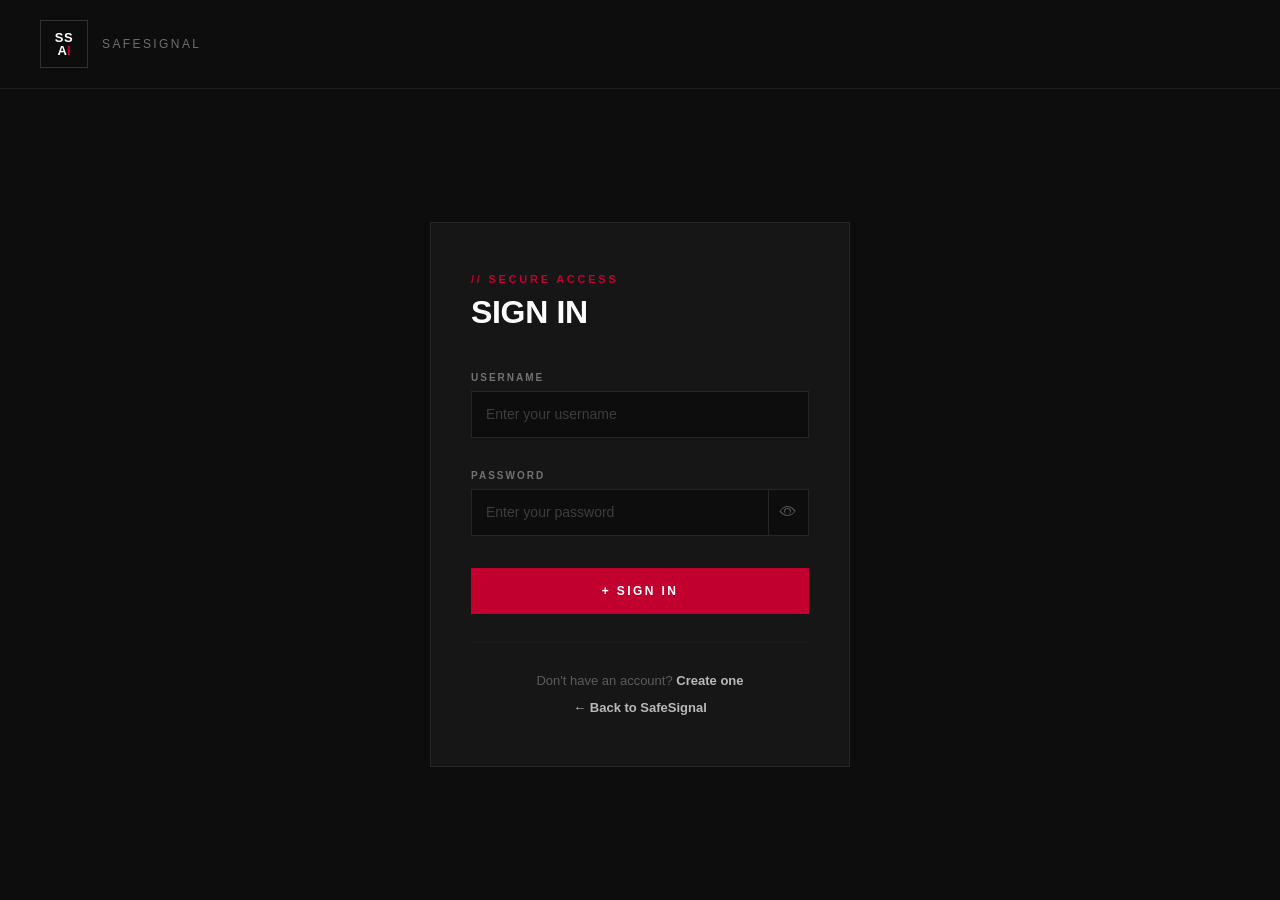
<file: frontend/history.html>
<!DOCTYPE html>
<html lang="en">
<head>
  <meta charset="UTF-8"/>
  <meta name="viewport" content="width=device-width, initial-scale=1.0"/>
  <title>SafeSignal — History</title>
  <link href="https://cdn.jsdelivr.net/npm/bootstrap@5.3.2/dist/css/bootstrap.min.css" rel="stylesheet">
  <link href="https://cdn.jsdelivr.net/npm/bootstrap-icons@1.11.3/font/bootstrap-icons.min.css" rel="stylesheet">
  <style>
    :root {
      --ss-red: #C2002F;
      --ss-dark: #0D0D0D;
      --ss-panel: #161616;
      --ss-border: rgba(255,255,255,0.07);
      --ss-muted: rgba(255,255,255,0.35);
    }
    * { box-sizing: border-box; }
    body {
      background: var(--ss-dark);
      color: #fff;
      font-family: 'Segoe UI', sans-serif;
      margin: 0;
      min-height: 100vh;
      display: flex;
    }

    /* ── SIDEBAR (same across all pages) ── */
    .sidebar {
      width: 220px; min-height: 100vh;
      background: var(--ss-panel);
      border-right: 1px solid var(--ss-border);
      display: flex; flex-direction: column;
      position: fixed; top: 0; left: 0; z-index: 100;
    }
    .sidebar-logo {
      padding: 24px 20px;
      border-bottom: 1px solid var(--ss-border);
      display: flex; align-items: center; gap: 10px;
    }
    .logo-box {
      width: 40px; height: 40px;
      border: 1px solid rgba(255,255,255,0.15);
      display: flex; flex-direction: column;
      align-items: center; justify-content: center;
      line-height: 1; flex-shrink: 0;
    }
    .logo-box .t { font-size: 11px; font-weight: 700; color: #fff; }
    .logo-box .b { font-size: 11px; font-weight: 700; color: #fff; }
    .logo-box .b span { color: var(--ss-red); }
    .logo-name { font-size: 11px; font-weight: 700; letter-spacing: 0.15em; text-transform: uppercase; color: var(--ss-muted); }
    .sidebar-user { padding: 16px 20px; border-bottom: 1px solid var(--ss-border); font-size: 12px; color: var(--ss-muted); }
    .sidebar-user strong { display: block; color: #fff; font-size: 13px; margin-bottom: 2px; }
    .sidebar-nav { flex: 1; padding: 16px 0; }
    .nav-item {
      display: flex; align-items: center; gap: 12px;
      padding: 11px 20px;
      font-size: 12px; font-weight: 600;
      letter-spacing: 0.12em; text-transform: uppercase;
      color: var(--ss-muted); text-decoration: none;
      transition: color 0.2s, background 0.2s; cursor: pointer;
    }
    .nav-item:hover { color: #fff; background: rgba(255,255,255,0.04); }
    .nav-item.active { color: #fff; border-left: 2px solid var(--ss-red); background: rgba(194,0,47,0.08); }
    .nav-item i { font-size: 15px; }
    .sidebar-bottom { padding: 16px 20px; border-top: 1px solid var(--ss-border); }
    .btn-logout {
      width: 100%; background: none;
      border: 1px solid rgba(255,255,255,0.1);
      color: var(--ss-muted); font-size: 11px; font-weight: 700;
      letter-spacing: 0.15em; text-transform: uppercase;
      padding: 10px; cursor: pointer;
      transition: border-color 0.2s, color 0.2s;
    }
    .btn-logout:hover { border-color: var(--ss-red); color: var(--ss-red); }

    /* ── MAIN ── */
    .main { margin-left: 220px; flex: 1; padding: 40px; min-height: 100vh; }
    .page-header { margin-bottom: 36px; padding-bottom: 24px; border-bottom: 1px solid var(--ss-border); }
    .page-label { font-size: 10px; font-weight: 700; letter-spacing: 0.25em; text-transform: uppercase; color: var(--ss-red); margin-bottom: 6px; }
    .page-title { font-size: 36px; font-weight: 900; text-transform: uppercase; letter-spacing: -0.01em; line-height: 1; color: #fff; }

    /* ── CARD ── */
    .ss-card { background: var(--ss-panel); border: 1px solid var(--ss-border); padding: 28px; }
    .card-label { font-size: 10px; font-weight: 700; letter-spacing: 0.2em; text-transform: uppercase; color: var(--ss-muted); margin-bottom: 20px; }

    /* ── TABLE ── */
    .ss-table {
      width: 100%;
      border-collapse: collapse;
      font-size: 13px;
    }
    .ss-table thead tr {
      border-bottom: 1px solid var(--ss-border);
    }
    .ss-table th {
      font-size: 10px;
      font-weight: 700;
      letter-spacing: 0.2em;
      text-transform: uppercase;
      color: var(--ss-muted);
      padding: 10px 14px;
      text-align: left;
    }
    .ss-table td {
      padding: 14px;
      border-bottom: 1px solid rgba(255,255,255,0.04);
      color: rgba(255,255,255,0.75);
      vertical-align: middle;
    }
    .ss-table tr:last-child td { border-bottom: none; }
    .ss-table tr:hover td { background: rgba(255,255,255,0.02); }

    /* Row color coding */
    .row-high td { border-left: 3px solid #E4032E; }
    .row-low  td { border-left: 3px solid #2A8A4A; }
    .row-high td:first-child { border-left: 3px solid #E4032E; }

    /* Risk badge */
    .risk-badge {
      display: inline-block;
      font-size: 10px;
      font-weight: 700;
      letter-spacing: 0.15em;
      text-transform: uppercase;
      padding: 3px 10px;
    }
    .badge-high { background: rgba(228,3,46,0.15);  color: #ff6b8a; border: 1px solid rgba(228,3,46,0.3); }
    .badge-low  { background: rgba(42,138,74,0.15); color: #6fcf97; border: 1px solid rgba(42,138,74,0.3); }
    .badge-med  { background: rgba(212,160,23,0.15);color: #f0c040; border: 1px solid rgba(212,160,23,0.3); }

    /* Confidence bar in table */
    .conf-bar-wrap { width: 80px; height: 2px; background: rgba(255,255,255,0.06); display: inline-block; vertical-align: middle; margin-left: 8px; }
    .conf-bar { height: 100%; background: var(--ss-red); }

    /* Text preview truncate */
    .text-preview {
      max-width: 260px;
      white-space: nowrap;
      overflow: hidden;
      text-overflow: ellipsis;
      color: rgba(255,255,255,0.5);
      font-size: 12px;
    }

    /* ── PAGINATION ── */
    .ss-pagination {
      display: flex;
      align-items: center;
      gap: 6px;
      margin-top: 24px;
      justify-content: center;
    }
    .page-btn {
      width: 32px; height: 32px;
      background: none;
      border: 1px solid var(--ss-border);
      color: var(--ss-muted);
      font-size: 12px;
      font-weight: 700;
      cursor: pointer;
      transition: all 0.2s;
      display: flex; align-items: center; justify-content: center;
    }
    .page-btn:hover { border-color: rgba(255,255,255,0.3); color: #fff; }
    .page-btn.active { background: var(--ss-red); border-color: var(--ss-red); color: #fff; }
    .page-btn:disabled { opacity: 0.3; cursor: not-allowed; }

    /* ── STATES ── */
    .state-box {
      text-align: center;
      padding: 60px 20px;
      color: var(--ss-muted);
    }
    .state-box i { font-size: 36px; margin-bottom: 16px; display: block; }
    .state-box p { font-size: 13px; margin: 0; }

    /* ── SUMMARY CHIPS ── */
    .summary-chips {
      display: flex;
      gap: 12px;
      margin-bottom: 24px;
      flex-wrap: wrap;
    }
    .chip {
      background: var(--ss-panel);
      border: 1px solid var(--ss-border);
      padding: 10px 20px;
      font-size: 12px;
    }
    .chip span {
      display: block;
      font-size: 22px;
      font-weight: 900;
      color: #fff;
      line-height: 1;
      margin-bottom: 2px;
    }
    .chip-label { font-size: 10px; letter-spacing: 0.15em; text-transform: uppercase; color: var(--ss-muted); }

    /* ── RESPONSIVE ── */
    @media (max-width: 768px) {
      body { flex-direction: column; }

      .sidebar {
        width: 100%;
        min-height: auto;
        position: relative;
        flex-direction: row;
        flex-wrap: wrap;
      }
      .sidebar-logo { border-bottom: none; border-right: 1px solid var(--ss-border); padding: 12px 16px; }
      .sidebar-user { display: none; }
      .sidebar-nav {
        display: flex;
        flex-direction: row;
        padding: 0;
        flex: 1;
        overflow-x: auto;
        border-bottom: 1px solid var(--ss-border);
      }
      .nav-item {
        padding: 12px 16px;
        border-left: none !important;
        border-bottom: 2px solid transparent;
        white-space: nowrap;
        font-size: 10px;
      }
      .nav-item.active { border-bottom-color: var(--ss-red) !important; background: none; }
      .sidebar-bottom { width: 100%; padding: 10px 16px; border-top: none; border-bottom: 1px solid var(--ss-border); }
      .btn-logout { padding: 8px; font-size: 10px; }

      .main { margin-left: 0; padding: 20px; }
      .page-title { font-size: 28px; }

      .ss-card, .chart-card, .stat-card { padding: 18px; }
    }
  </style>
</head>
<body>

  <!-- SIDEBAR -->
  <div class="sidebar">
    <div class="sidebar-logo">
      <div class="logo-box">
        <div class="t">SS</div>
        <div class="b">A<span>I</span></div>
      </div>
      <div class="logo-name">SafeSignal</div>
    </div>
    <div class="sidebar-user">
      <strong id="sidebarUsername">—</strong>
      Logged in
    </div>
    <nav class="sidebar-nav">
      <a class="nav-item" href="dashboard.html">
        <i class="bi bi-cpu"></i> Analysis
      </a>
      <a class="nav-item active" href="history.html">
        <i class="bi bi-clock-history"></i> History
      </a>
      <a class="nav-item" href="stats.html">
        <i class="bi bi-bar-chart-line"></i> Statistics
      </a>
    </nav>
    <div class="sidebar-bottom">
      <button class="btn-logout" onclick="logout()">
        <i class="bi bi-box-arrow-left me-2"></i> Sign Out
      </button>
    </div>
  </div>

  <!-- MAIN -->
  <div class="main">

    <div class="page-header">
      <div class="page-label">// PREDICTION HISTORY</div>
      <div class="page-title">PAST<br>ANALYSES</div>
    </div>

    <!-- Summary chips -->
    <div class="summary-chips">
      <div class="chip"><span id="chipTotal">—</span><div class="chip-label">Total</div></div>
      <div class="chip"><span id="chipHigh" style="color:#ff6b8a;">—</span><div class="chip-label">High Risk</div></div>
      <div class="chip"><span id="chipLow"  style="color:#6fcf97;">—</span><div class="chip-label">Low Risk</div></div>
    </div>

    <!-- Table card -->
    <div class="ss-card">
      <div class="card-label">// Recent Predictions</div>

      <!-- Loading state -->
      <div class="state-box" id="stateLoading">
        <div class="spinner-border text-secondary" role="status"></div>
        <p class="mt-3">Loading history...</p>
      </div>

      <!-- Error state -->
      <div class="state-box" id="stateError" style="display:none;">
        <i class="bi bi-exclamation-triangle" style="color:#ff6b8a;"></i>
        <p id="stateErrorMsg">Could not load history.</p>
      </div>

      <!-- Empty state -->
      <div class="state-box" id="stateEmpty" style="display:none;">
        <i class="bi bi-inbox"></i>
        <p>No predictions yet. Run your first analysis on the dashboard.</p>
      </div>

      <!-- Table -->
      <div id="tableWrap" style="display:none; overflow-x:auto;">
        <table class="ss-table">
          <thead>
            <tr>
              <th>#</th>
              <th>Timestamp</th>
              <th>Text Preview</th>
              <th>Risk Level</th>
              <th>Confidence</th>
              <th>Modality</th>
              <th>Alert</th>
            </tr>
          </thead>
          <tbody id="tableBody"></tbody>
        </table>
      </div>

      <!-- Pagination -->
      <div class="ss-pagination" id="pagination" style="display:none;"></div>

    </div>
  </div>

  <script src="https://cdn.jsdelivr.net/npm/bootstrap@5.3.2/dist/js/bootstrap.bundle.min.js"></script>
  <script src="config.js"></script>
  <script>
    const API   = API_BASE + '/api';
    const token = localStorage.getItem('token');
if (!token) window.location.href = 'login.html';

// Extra check: decode JWT and verify it hasn't expired
function isTokenExpired(token) {
  try {
    // JWT is 3 parts split by dot: header.payload.signature
    // The payload (middle part) contains the expiry time
    const payload = JSON.parse(atob(token.split('.')[1]));
    // payload.exp is expiry time in seconds, Date.now() is in ms
    return payload.exp * 1000 < Date.now();
  } catch (e) {
    return true; // if decoding fails, treat as expired
  }
}

if (isTokenExpired(token)) {
  localStorage.removeItem('token');
  localStorage.removeItem('username');
  window.location.href = 'login.html';
}

    document.getElementById('sidebarUsername').textContent =
      localStorage.getItem('username') || 'User';

    function logout() {
      localStorage.removeItem('token');
      localStorage.removeItem('username');
      window.location.href = 'login.html';
    }

    /* ─────────────────────────────────────────────
       PAGINATION STATE
       We fetch all records and paginate on the
       frontend — 10 rows per page.
    ───────────────────────────────────────────── */
    const PAGE_SIZE = 10;
    let allRecords  = [];
    let currentPage = 1;

    /* ─────────────────────────────────────────────
       FETCH HISTORY
       Calls GET /api/history with JWT token.
       Backend returns array of past predictions
       from Supabase database.
    ───────────────────────────────────────────── */
    async function loadHistory() {
      try {
        const res = await fetch(`${API}/history`, {
          headers: { 'Authorization': 'Bearer ' + token }
        });

        if (res.status === 401) { logout(); return; }

        const data = await res.json();

        // data could be array directly or wrapped in a key
        allRecords = Array.isArray(data) ? data : (data.predictions || data.history || []);

        document.getElementById('stateLoading').style.display = 'none';

        if (allRecords.length === 0) {
          document.getElementById('stateEmpty').style.display = 'block';
          return;
        }

        // Update summary chips
        const highCount = allRecords.filter(r => r.risk_level === 'HIGH').length;
        const lowCount  = allRecords.filter(r => r.risk_level === 'LOW').length;
        document.getElementById('chipTotal').textContent = allRecords.length;
        document.getElementById('chipHigh').textContent  = highCount;
        document.getElementById('chipLow').textContent   = lowCount;

        document.getElementById('tableWrap').style.display  = 'block';
        document.getElementById('pagination').style.display = 'flex';

        renderPage(1);

      } catch (err) {
        document.getElementById('stateLoading').style.display = 'none';
        document.getElementById('stateError').style.display   = 'block';
        document.getElementById('stateErrorMsg').textContent  =
          'Cannot connect to server. Make sure the backend is running.';
      }
    }

    /* ─────────────────────────────────────────────
       RENDER PAGE
       Slices the allRecords array to show only
       PAGE_SIZE rows for the current page.
       Each row is colour coded:
       - HIGH risk → red left border
       - LOW risk  → green left border
    ───────────────────────────────────────────── */
    function renderPage(page) {
      currentPage = page;
      const start = (page - 1) * PAGE_SIZE;
      const rows  = allRecords.slice(start, start + PAGE_SIZE);
      const tbody = document.getElementById('tableBody');

      tbody.innerHTML = rows.map((r, i) => {
        const rowClass  = r.risk_level === 'HIGH' ? 'row-high' : 'row-low';
        const badge     = getBadge(r.risk_level);
        const conf      = r.confidence !== undefined ? Math.round(r.confidence * 100) : '—';
        const confBar   = r.confidence !== undefined
          ? `<div class="conf-bar-wrap"><div class="conf-bar" style="width:${conf}%; background:${r.risk_level === 'HIGH' ? '#E4032E' : '#2A8A4A'};"></div></div>`
          : '';
        const preview   = r.text_input
          ? r.text_input.substring(0, 60) + (r.text_input.length > 60 ? '...' : '')
          : '—';
        const timestamp = r.created_at
          ? new Date(r.created_at).toLocaleString()
          : '—';
        const alert     = r.alert
          ? '<i class="bi bi-exclamation-triangle-fill" style="color:#ff6b8a;"></i>'
          : '<i class="bi bi-check-circle" style="color:#6fcf97;"></i>';
        const modality  = r.modality || 'text';

        return `
          <tr class="${rowClass}">
            <td style="color:var(--ss-muted); font-size:11px;">${start + i + 1}</td>
            <td style="font-size:11px; white-space:nowrap;">${timestamp}</td>
            <td><div class="text-preview">${preview}</div></td>
            <td>${badge}</td>
            <td>${conf !== '—' ? conf + '%' : '—'}${confBar}</td>
            <td style="font-size:11px; text-transform:uppercase; letter-spacing:0.1em; color:var(--ss-muted);">${modality}</td>
            <td style="text-align:center;">${alert}</td>
          </tr>`;
      }).join('');

      renderPagination();
    }

    /* Build risk badge HTML */
    function getBadge(level) {
      if (level === 'HIGH')   return '<span class="risk-badge badge-high">HIGH</span>';
      if (level === 'LOW')    return '<span class="risk-badge badge-low">LOW</span>';
      if (level === 'MEDIUM') return '<span class="risk-badge badge-med">MEDIUM</span>';
      return '<span style="color:var(--ss-muted);">—</span>';
    }

    /* ─────────────────────────────────────────────
       RENDER PAGINATION
       Shows page number buttons. Max 5 visible
       at a time with prev/next arrows.
    ───────────────────────────────────────────── */
    function renderPagination() {
      const totalPages = Math.ceil(allRecords.length / PAGE_SIZE);
      if (totalPages <= 1) { document.getElementById('pagination').style.display = 'none'; return; }

      let html = '';
      html += `<button class="page-btn" onclick="renderPage(${currentPage - 1})"
                ${currentPage === 1 ? 'disabled' : ''}>
                <i class="bi bi-chevron-left"></i></button>`;

      for (let p = 1; p <= totalPages; p++) {
        html += `<button class="page-btn ${p === currentPage ? 'active' : ''}"
                  onclick="renderPage(${p})">${p}</button>`;
      }

      html += `<button class="page-btn" onclick="renderPage(${currentPage + 1})"
                ${currentPage === totalPages ? 'disabled' : ''}>
                <i class="bi bi-chevron-right"></i></button>`;

      document.getElementById('pagination').innerHTML = html;
    }

    // Load on page open
    loadHistory();
  </script>
</body>
</html>
</file>
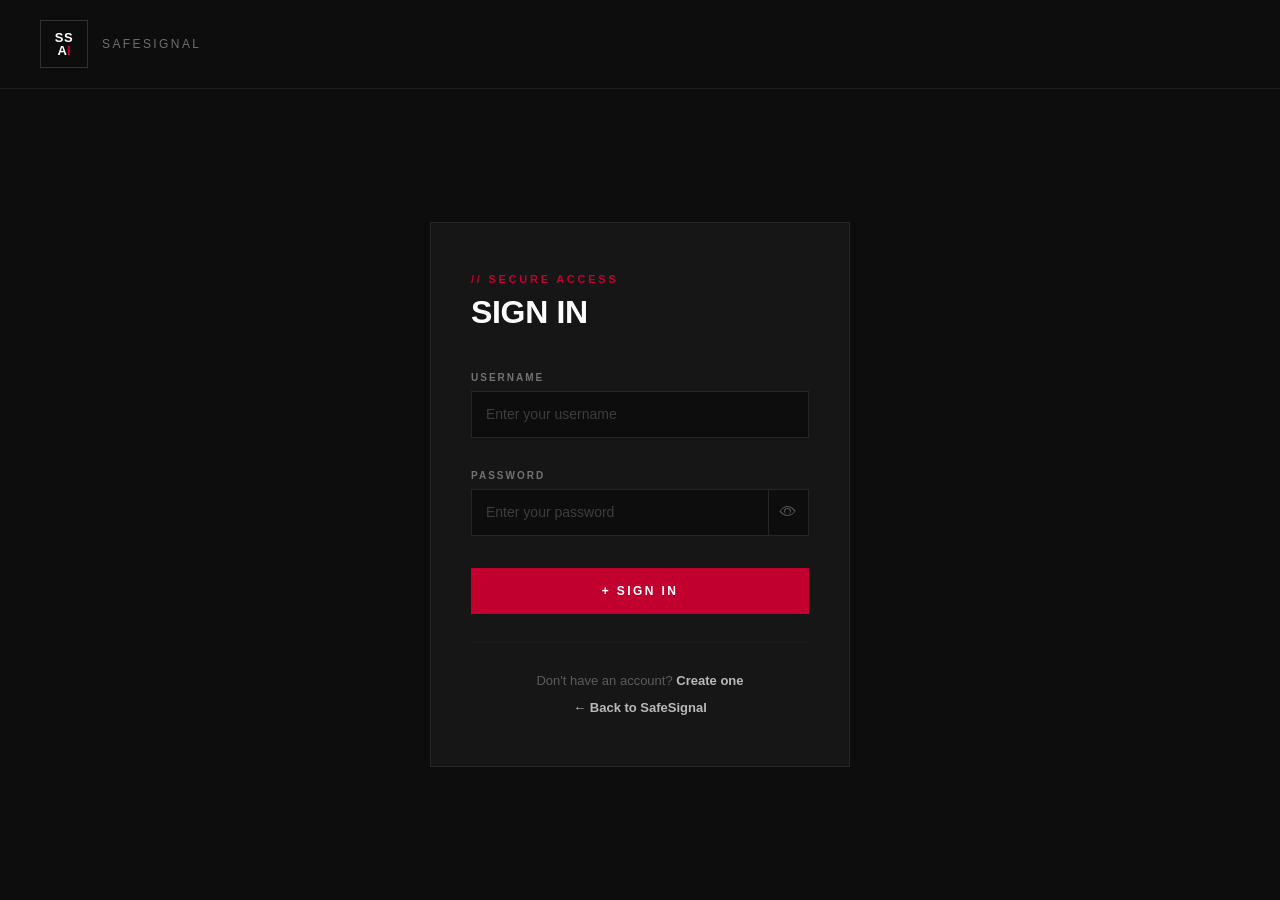
<file: frontend/login.html>
<!DOCTYPE html>
<html lang="en">
<head>
  <meta charset="UTF-8"/>
  <meta name="viewport" content="width=device-width, initial-scale=1.0"/>
  <title>SafeSignal — Login</title>
  <link href="https://cdn.jsdelivr.net/npm/bootstrap@5.3.2/dist/css/bootstrap.min.css" rel="stylesheet">
  <link href="https://cdn.jsdelivr.net/npm/bootstrap-icons@1.11.3/font/bootstrap-icons.min.css" rel="stylesheet">
  <style>
    :root {
      --ss-red: #C2002F;
      --ss-dark: #0D0D0D;
    }
    body {
      background: var(--ss-dark);
      min-height: 100vh;
      display: flex;
      flex-direction: column;
      font-family: 'Segoe UI', sans-serif;
    }
    .ss-topbar {
      padding: 20px 40px;
      display: flex;
      align-items: center;
      gap: 10px;
      border-bottom: 1px solid rgba(255,255,255,0.07);
    }
    .ss-logo-box {
      width: 48px; height: 48px;
      border: 1px solid rgba(255,255,255,0.15);
      display: flex; flex-direction: column;
      align-items: center; justify-content: center;
      line-height: 1;
    }
    .ss-logo-box .top { font-size: 13px; font-weight: 700; color: #fff; letter-spacing: 0.05em; }
    .ss-logo-box .bot { font-size: 13px; font-weight: 700; color: #fff; }
    .ss-logo-box .bot span { color: var(--ss-red); }
    .ss-brand { color: rgba(255,255,255,0.4); font-size: 12px; letter-spacing: 0.2em; text-transform: uppercase; margin-left: 4px; }
    .auth-wrap {
      flex: 1;
      display: flex;
      align-items: center;
      justify-content: center;
      padding: 40px 20px;
    }
    .auth-card {
      background: #161616;
      border: 1px solid rgba(255,255,255,0.08);
      width: 100%;
      max-width: 420px;
      padding: 48px 40px;
    }
    .auth-label {
      font-size: 11px;
      font-weight: 700;
      letter-spacing: 0.25em;
      text-transform: uppercase;
      color: var(--ss-red);
      margin-bottom: 8px;
    }
    .auth-title {
      font-size: 32px;
      font-weight: 900;
      color: #fff;
      text-transform: uppercase;
      letter-spacing: -0.01em;
      margin-bottom: 36px;
      line-height: 1;
    }
    .form-label {
      font-size: 10px;
      font-weight: 700;
      letter-spacing: 0.2em;
      text-transform: uppercase;
      color: rgba(255,255,255,0.4);
      margin-bottom: 6px;
    }
    .form-control {
      background: #0D0D0D !important;
      border: 1px solid rgba(255,255,255,0.1) !important;
      color: #fff !important;
      border-radius: 0 !important;
      padding: 12px 14px;
      font-size: 14px;
      transition: border-color 0.2s;
    }
    .form-control:focus {
      border-color: rgba(255,255,255,0.35) !important;
      box-shadow: none !important;
    }
    .form-control::placeholder { color: rgba(255,255,255,0.2) !important; }
    .input-group-text {
      background: #0D0D0D !important;
      border: 1px solid rgba(255,255,255,0.1) !important;
      border-left: none !important;
      color: rgba(255,255,255,0.3) !important;
      border-radius: 0 !important;
      cursor: pointer;
      transition: color 0.2s;
    }
    .input-group-text:hover { color: rgba(255,255,255,0.7) !important; }
    .btn-ss {
      background: var(--ss-red);
      color: #fff;
      border: none;
      border-radius: 0;
      font-size: 12px;
      font-weight: 700;
      letter-spacing: 0.2em;
      text-transform: uppercase;
      padding: 14px;
      width: 100%;
      transition: background 0.2s;
    }
    .btn-ss:hover { background: #a00026; color: #fff; }
    .auth-footer {
      text-align: center;
      margin-top: 28px;
      font-size: 13px;
      color: rgba(255,255,255,0.3);
    }
    .auth-footer a {
      color: rgba(255,255,255,0.7);
      text-decoration: none;
      font-weight: 600;
      transition: color 0.2s;
    }
    .auth-footer a:hover { color: var(--ss-red); }
    .auth-divider { border-color: rgba(255,255,255,0.07); margin: 28px 0; }

    @media (max-width: 576px) {
  .ss-topbar { padding: 14px 20px; }
  .auth-card { padding: 32px 24px; }
  .auth-title { font-size: 26px; }
} 
  </style>
</head>
<body>

  <div class="ss-topbar">
    <div class="ss-logo-box">
      <div class="top">SS</div>
      <div class="bot">A<span>I</span></div>
    </div>
    <span class="ss-brand">SafeSignal</span>
  </div>

  <div class="auth-wrap">
    <div class="auth-card">

      <div class="auth-label">// SECURE ACCESS</div>
      <div class="auth-title">SIGN IN</div>

      <!-- Alert box: hidden by default, shown on error or success -->
      <div id="alertBox" style="display:none; border-radius:0; font-size:13px; padding:12px 16px; margin-bottom:20px; border-left:3px solid; "></div>

      <form id="loginForm" novalidate>
        <div class="mb-4">
          <label class="form-label" for="username">Username</label>
          <input type="text" class="form-control" id="username"
                 placeholder="Enter your username" autocomplete="username"/>
        </div>
        <div class="mb-4">
          <label class="form-label" for="password">Password</label>
          <div class="input-group">
            <input type="password" class="form-control" id="password"
                   placeholder="Enter your password" autocomplete="current-password"/>
            <span class="input-group-text" onclick="togglePassword('password', this)">
              <i class="bi bi-eye"></i>
            </span>
          </div>
        </div>
        <button type="submit" class="btn-ss mt-2" id="loginBtn">
          <span id="btnText">+ SIGN IN</span>
          <span id="btnSpinner" style="display:none">
            <span class="spinner-border spinner-border-sm" role="status"></span> SIGNING IN...
          </span>
        </button>
      </form>

      <hr class="auth-divider">

      <div class="auth-footer">
        Don't have an account? <a href="register.html">Create one</a>
      </div>
      <div class="auth-footer mt-2">
        <a href="index.html">← Back to SafeSignal</a>
      </div>

    </div>
  </div>

  <script src="https://cdn.jsdelivr.net/npm/bootstrap@5.3.2/dist/js/bootstrap.bundle.min.js"></script>
  <script src="config.js"></script>
  <script>
    const API = API_BASE; /* API_BASE from config.js already includes /api */

    /* ─────────────────────────────────────────────
       STEP 2: If user is already logged in
       (token exists in localStorage from a previous
       login), skip this page and go straight to
       the dashboard — no need to log in again.
    ───────────────────────────────────────────── */
    if (localStorage.getItem('token')) {
      window.location.href = 'dashboard.html';
    }

    /* ─────────────────────────────────────────────
       STEP 3: Toggle password show/hide
       When eye icon is clicked, switches the input
       type between "password" and "text"
    ───────────────────────────────────────────── */
    function togglePassword(fieldId, iconWrap) {
      const field = document.getElementById(fieldId);
      const icon  = iconWrap.querySelector('i');
      if (field.type === 'password') {
        field.type = 'text';
        icon.className = 'bi bi-eye-slash';
      } else {
        field.type = 'password';
        icon.className = 'bi bi-eye';
      }
    }

    /* ─────────────────────────────────────────────
       STEP 4: Show alert message
       type = 'error' → red, type = 'success' → green
    ───────────────────────────────────────────── */
    /* Pre-warm backend silently */
    fetch(API + '/health', { method: 'GET' }).catch(() => {});

    function showAlert(msg, type = 'error') {
      const box = document.getElementById('alertBox');
      box.textContent = msg;
      box.style.display = 'block';
      if (type === 'error') {
        box.style.background = 'rgba(194,0,47,0.15)';
        box.style.color      = '#ff6b8a';
        box.style.borderColor = '#C2002F';
      } else if (type === 'success') {
        box.style.background = 'rgba(42,138,74,0.15)';
        box.style.color      = '#6fcf97';
        box.style.borderColor = '#2A8A4A';
      } else { /* info / warning */
        box.style.background = 'rgba(212,160,23,0.15)';
        box.style.color      = '#f0c040';
        box.style.borderColor = '#D4A017';
      }
    }

    /* ─────────────────────────────────────────────
       STEP 5: Show/hide spinner on button
       While waiting for API response, button shows
       a spinner so user knows something is happening
    ───────────────────────────────────────────── */
    function setLoading(on) {
      document.getElementById('loginBtn').disabled   = on;
      document.getElementById('btnText').style.display    = on ? 'none'  : 'inline';
      document.getElementById('btnSpinner').style.display = on ? 'inline': 'none';
    }

    /* ─────────────────────────────────────────────
       STEP 6: The actual login — runs when form submitted
       
       What happens:
       1. Read username + password from inputs
       2. Validate they are not empty
       3. Send POST request to /api/login with JSON body
       4. If backend returns a token → save it to
          localStorage so every future page can use it
       5. Save username too (for display on dashboard)
       6. Redirect to dashboard.html
       7. If backend returns error → show red message
       8. If backend is offline → show connection error
    ───────────────────────────────────────────── */
    document.getElementById('loginForm').addEventListener('submit', async function(e) {
      e.preventDefault(); // stop page from refreshing

      const username = document.getElementById('username').value.trim();
      const password = document.getElementById('password').value.trim();

      // Basic validation before even hitting the API
      if (!username || !password) {
        showAlert('Please enter both username and password.');
        return;
      }

      setLoading(true);
      document.getElementById('alertBox').style.display = 'none';

      /* Retry-aware fetch — Render free tier cold starts take ~30 s */
      async function fetchWithRetry(url, options, retries = 4) {
        for (let attempt = 1; attempt <= retries; attempt++) {
          try {
            const ctrl = new AbortController();
            const tid  = setTimeout(() => ctrl.abort(), 35000); // 35 s per attempt
            const res  = await fetch(url, { ...options, signal: ctrl.signal });
            clearTimeout(tid);
            return res;
          } catch (e) {
            if (attempt === retries) throw e;
            showAlert(`Server starting up… attempt ${attempt}/${retries}. Please wait (~30 s on first load).`, 'info');
            await new Promise(r => setTimeout(r, 10000));
          }
        }
      }

      try {
        const response = await fetchWithRetry(`${API}/login`, {
          method: 'POST',
          headers: { 'Content-Type': 'application/json' },
          body: JSON.stringify({ username, password })
        });

        const data = await response.json();

        if (response.ok && data.access_token) {
          localStorage.setItem('token',    data.access_token);
          localStorage.setItem('username', username);
          showAlert('Login successful! Redirecting…', 'success');
          setTimeout(() => window.location.href = 'dashboard.html', 800);
        } else {
          showAlert(data.detail || data.message || data.error || 'Invalid username or password.');
        }

      } catch (err) {
        showAlert('Backend unreachable after 3 attempts. The server is sleeping — wait 30 s and try again.');
      } finally {
        setLoading(false);
      }
    });
  </script>
</body>
</html>
</file>
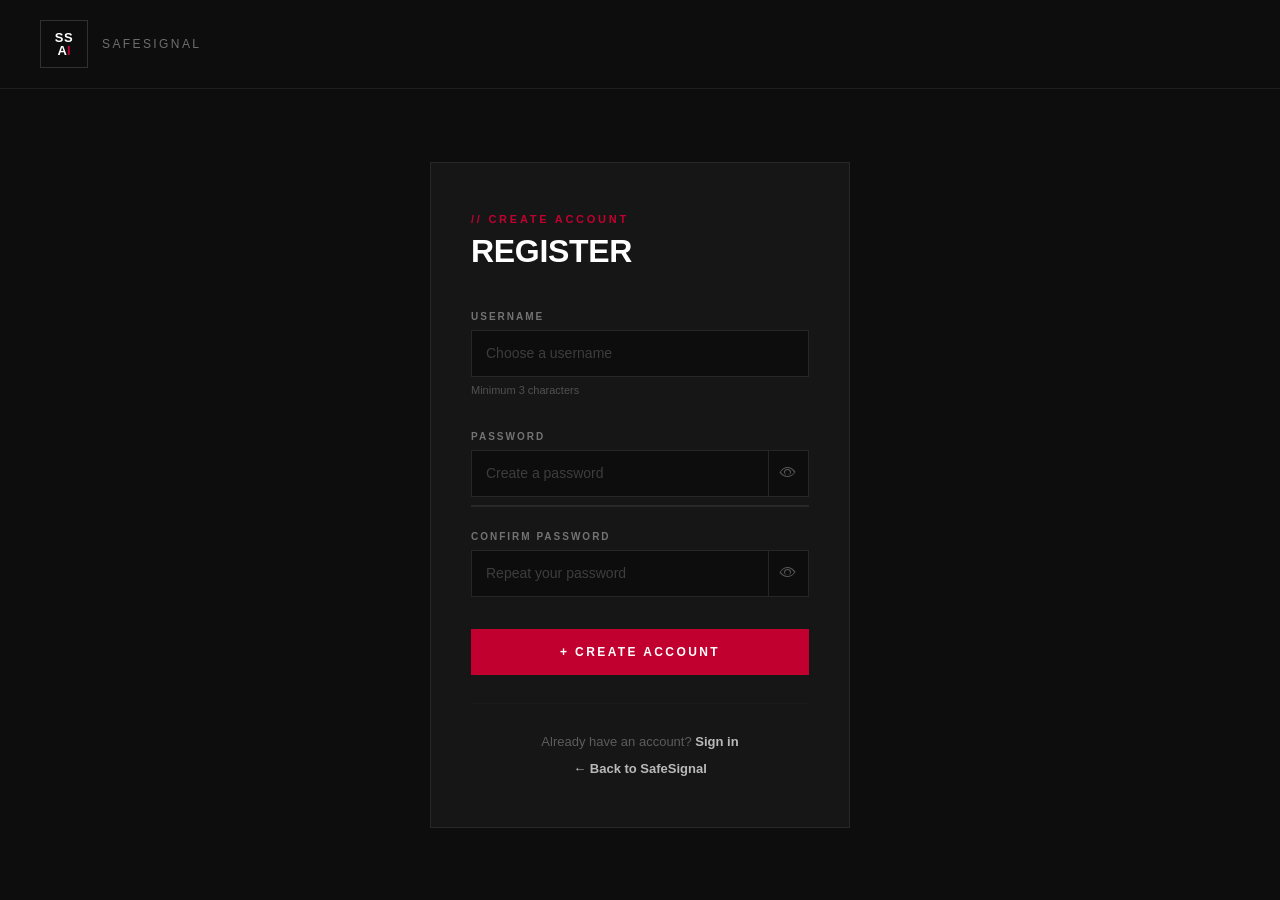
<file: frontend/register.html>
<!DOCTYPE html>
<html lang="en">
<head>
  <meta charset="UTF-8"/>
  <meta name="viewport" content="width=device-width, initial-scale=1.0"/>
  <title>SafeSignal — Register</title>
  <link href="https://cdn.jsdelivr.net/npm/bootstrap@5.3.2/dist/css/bootstrap.min.css" rel="stylesheet">
  <link href="https://cdn.jsdelivr.net/npm/bootstrap-icons@1.11.3/font/bootstrap-icons.min.css" rel="stylesheet">
  <style>
    :root {
      --ss-red: #C2002F;
      --ss-dark: #0D0D0D;
    }
    body {
      background: var(--ss-dark);
      min-height: 100vh;
      display: flex;
      flex-direction: column;
      font-family: 'Segoe UI', sans-serif;
    }
    .ss-topbar {
      padding: 20px 40px;
      display: flex;
      align-items: center;
      gap: 10px;
      border-bottom: 1px solid rgba(255,255,255,0.07);
    }
    .ss-logo-box {
      width: 48px; height: 48px;
      border: 1px solid rgba(255,255,255,0.15);
      display: flex; flex-direction: column;
      align-items: center; justify-content: center;
      line-height: 1;
    }
    .ss-logo-box .top { font-size: 13px; font-weight: 700; color: #fff; letter-spacing: 0.05em; }
    .ss-logo-box .bot { font-size: 13px; font-weight: 700; color: #fff; }
    .ss-logo-box .bot span { color: var(--ss-red); }
    .ss-brand { color: rgba(255,255,255,0.4); font-size: 12px; letter-spacing: 0.2em; text-transform: uppercase; margin-left: 4px; }
    .auth-wrap {
      flex: 1;
      display: flex;
      align-items: center;
      justify-content: center;
      padding: 40px 20px;
    }
    .auth-card {
      background: #161616;
      border: 1px solid rgba(255,255,255,0.08);
      width: 100%;
      max-width: 420px;
      padding: 48px 40px;
    }
    .auth-label {
      font-size: 11px;
      font-weight: 700;
      letter-spacing: 0.25em;
      text-transform: uppercase;
      color: var(--ss-red);
      margin-bottom: 8px;
    }
    .auth-title {
      font-size: 32px;
      font-weight: 900;
      color: #fff;
      text-transform: uppercase;
      letter-spacing: -0.01em;
      margin-bottom: 36px;
      line-height: 1;
    }
    .form-label {
      font-size: 10px;
      font-weight: 700;
      letter-spacing: 0.2em;
      text-transform: uppercase;
      color: rgba(255,255,255,0.4);
      margin-bottom: 6px;
    }
    .form-control {
      background: #0D0D0D !important;
      border: 1px solid rgba(255,255,255,0.1) !important;
      color: #fff !important;
      border-radius: 0 !important;
      padding: 12px 14px;
      font-size: 14px;
      transition: border-color 0.2s;
    }
    .form-control:focus {
      border-color: rgba(255,255,255,0.35) !important;
      box-shadow: none !important;
    }
    .form-control::placeholder { color: rgba(255,255,255,0.2) !important; }
    .form-text { font-size: 11px; color: rgba(255,255,255,0.25) !important; margin-top: 5px; }
    .strength-bar-wrap { height: 2px; background: rgba(255,255,255,0.08); margin-top: 8px; }
    .strength-bar { height: 100%; width: 0%; transition: width 0.3s, background 0.3s; }
    .strength-label { font-size: 10px; letter-spacing: 0.15em; text-transform: uppercase; margin-top: 5px; color: rgba(255,255,255,0.3); }
    .input-group-text {
      background: #0D0D0D !important;
      border: 1px solid rgba(255,255,255,0.1) !important;
      border-left: none !important;
      color: rgba(255,255,255,0.3) !important;
      border-radius: 0 !important;
      cursor: pointer;
      transition: color 0.2s;
    }
    .input-group-text:hover { color: rgba(255,255,255,0.7) !important; }
    .btn-ss {
      background: var(--ss-red);
      color: #fff;
      border: none;
      border-radius: 0;
      font-size: 12px;
      font-weight: 700;
      letter-spacing: 0.2em;
      text-transform: uppercase;
      padding: 14px;
      width: 100%;
      transition: background 0.2s;
    }
    .btn-ss:hover { background: #a00026; color: #fff; }
    .auth-footer {
      text-align: center;
      margin-top: 28px;
      font-size: 13px;
      color: rgba(255,255,255,0.3);
    }
    .auth-footer a {
      color: rgba(255,255,255,0.7);
      text-decoration: none;
      font-weight: 600;
      transition: color 0.2s;
    }
    .auth-footer a:hover { color: var(--ss-red); }
    .auth-divider { border-color: rgba(255,255,255,0.07); margin: 28px 0; }

    @media (max-width: 576px) {
  .ss-topbar { padding: 14px 20px; }
  .auth-card { padding: 32px 24px; }
  .auth-title { font-size: 26px; }
}
  </style>
</head>
<body>

  <div class="ss-topbar">
    <div class="ss-logo-box">
      <div class="top">SS</div>
      <div class="bot">A<span>I</span></div>
    </div>
    <span class="ss-brand">SafeSignal</span>
  </div>

  <div class="auth-wrap">
    <div class="auth-card">

      <div class="auth-label">// CREATE ACCOUNT</div>
      <div class="auth-title">REGISTER</div>

      <div id="alertBox" style="display:none; border-radius:0; font-size:13px; padding:12px 16px; margin-bottom:20px; border-left:3px solid;"></div>

      <form id="registerForm" novalidate>
        <div class="mb-4">
          <label class="form-label" for="username">Username</label>
          <input type="text" class="form-control" id="username"
                 placeholder="Choose a username" autocomplete="username"/>
          <div class="form-text">Minimum 3 characters</div>
        </div>

        <div class="mb-3">
          <label class="form-label" for="password">Password</label>
          <div class="input-group">
            <input type="password" class="form-control" id="password"
                   placeholder="Create a password" autocomplete="new-password"
                   oninput="checkStrength(this.value)"/>
            <span class="input-group-text" onclick="togglePassword('password', this)">
              <i class="bi bi-eye"></i>
            </span>
          </div>
          <div class="strength-bar-wrap mt-2">
            <div class="strength-bar" id="strengthBar"></div>
          </div>
          <div class="strength-label" id="strengthLabel"></div>
        </div>

        <div class="mb-4">
          <label class="form-label" for="confirmPassword">Confirm Password</label>
          <div class="input-group">
            <input type="password" class="form-control" id="confirmPassword"
                   placeholder="Repeat your password" autocomplete="new-password"/>
            <span class="input-group-text" onclick="togglePassword('confirmPassword', this)">
              <i class="bi bi-eye"></i>
            </span>
          </div>
        </div>

        <button type="submit" class="btn-ss mt-2" id="registerBtn">
          <span id="btnText">+ CREATE ACCOUNT</span>
          <span id="btnSpinner" style="display:none">
            <span class="spinner-border spinner-border-sm" role="status"></span> CREATING...
          </span>
        </button>
      </form>

      <hr class="auth-divider">

      <div class="auth-footer">
        Already have an account? <a href="login.html">Sign in</a>
      </div>
      <div class="auth-footer mt-2">
        <a href="index.html">← Back to SafeSignal</a>
      </div>

    </div>
  </div>

  <script src="https://cdn.jsdelivr.net/npm/bootstrap@5.3.2/dist/js/bootstrap.bundle.min.js"></script>
  <script src="config.js"></script>
  <script>
    const API = API_BASE; /* API_BASE from config.js already includes /api */

    /* If already logged in, skip to dashboard */
    if (localStorage.getItem('token')) {
      window.location.href = 'dashboard.html';
    }

    /* Toggle password show/hide */
    function togglePassword(fieldId, iconWrap) {
      const field = document.getElementById(fieldId);
      const icon  = iconWrap.querySelector('i');
      if (field.type === 'password') {
        field.type = 'text';
        icon.className = 'bi bi-eye-slash';
      } else {
        field.type = 'password';
        icon.className = 'bi bi-eye';
      }
    }

    /* ─────────────────────────────────────────────
       Password strength checker
       Runs every time the user types in the password
       field. Checks 5 things:
       - length >= 6    → +1 point
       - length >= 10   → +1 point
       - has uppercase  → +1 point
       - has number     → +1 point
       - has symbol     → +1 point
       Score 1-2 = WEAK, 3 = FAIR, 4 = GOOD, 5 = STRONG
    ───────────────────────────────────────────── */
    function checkStrength(val) {
      const bar   = document.getElementById('strengthBar');
      const label = document.getElementById('strengthLabel');
      let score = 0;
      if (val.length >= 6)           score++;
      if (val.length >= 10)          score++;
      if (/[A-Z]/.test(val))         score++;
      if (/[0-9]/.test(val))         score++;
      if (/[^A-Za-z0-9]/.test(val))  score++;
      const levels = [
        { w: '20%',  bg: '#E4032E', text: 'WEAK'   },
        { w: '40%',  bg: '#E4032E', text: 'WEAK'   },
        { w: '60%',  bg: '#D4A017', text: 'FAIR'   },
        { w: '80%',  bg: '#D4A017', text: 'GOOD'   },
        { w: '100%', bg: '#2A8A4A', text: 'STRONG' },
      ];
      const l = levels[Math.max(0, score - 1)] || levels[0];
      bar.style.width      = val.length ? l.w  : '0%';
      bar.style.background = l.bg;
      label.textContent    = val.length ? l.text : '';
      label.style.color    = val.length ? l.bg : 'transparent';
    }

    /* Pre-warm backend so it's ready when user clicks register */
    fetch(API + '/health', { method: 'GET' }).catch(() => {});

    /* Show alert message */
    function showAlert(msg, type = 'error') {
      const box = document.getElementById('alertBox');
      box.textContent   = msg;
      box.style.display = 'block';
      if (type === 'error') {
        box.style.background  = 'rgba(194,0,47,0.15)';
        box.style.color       = '#ff6b8a';
        box.style.borderColor = '#C2002F';
      } else if (type === 'success') {
        box.style.background  = 'rgba(42,138,74,0.15)';
        box.style.color       = '#6fcf97';
        box.style.borderColor = '#2A8A4A';
      } else { /* info */
        box.style.background  = 'rgba(212,160,23,0.15)';
        box.style.color       = '#f0c040';
        box.style.borderColor = '#D4A017';
      }
    }

    /* Show/hide spinner */
    function setLoading(on) {
      document.getElementById('registerBtn').disabled      = on;
      document.getElementById('btnText').style.display    = on ? 'none'   : 'inline';
      document.getElementById('btnSpinner').style.display = on ? 'inline' : 'none';
    }

    /* ─────────────────────────────────────────────
       The actual registration — runs when form submitted

       What happens:
       1. Read username, password, confirmPassword
       2. Validate all fields on the frontend first
          (saves an unnecessary API call)
       3. Send POST request to /api/register
       4. If backend says OK → redirect to login.html
          so user can now sign in with their new account
       5. If username already taken → show error
       6. If backend offline → show connection error

       NOTE: Registration does NOT save a token.
       The user must log in after registering.
       That is how Archit's backend is designed.
    ───────────────────────────────────────────── */
    document.getElementById('registerForm').addEventListener('submit', async function(e) {
      e.preventDefault();

      const username = document.getElementById('username').value.trim();
      const password = document.getElementById('password').value.trim();
      const confirm  = document.getElementById('confirmPassword').value.trim();

      // Frontend validation first
      if (!username || !password || !confirm) {
        showAlert('Please fill in all fields.'); return;
      }
      if (username.length < 3) {
        showAlert('Username must be at least 3 characters.'); return;
      }
      if (password.length < 6) {
        showAlert('Password must be at least 6 characters.'); return;
      }
      if (password !== confirm) {
        showAlert('Passwords do not match.'); return;
      }

      setLoading(true);
      document.getElementById('alertBox').style.display = 'none';

      /* Retry-aware fetch — Render free tier needs ~30 s to wake */
      async function fetchWithRetry(url, options, retries = 4) {
        for (let attempt = 1; attempt <= retries; attempt++) {
          try {
            const ctrl = new AbortController();
            const tid  = setTimeout(() => ctrl.abort(), 35000); // 35 s per attempt
            const res  = await fetch(url, { ...options, signal: ctrl.signal });
            clearTimeout(tid);
            return res;
          } catch (e) {
            if (attempt === retries) throw e;
            showAlert(`Server starting up… attempt ${attempt}/${retries}. Please wait (~30 s on first load).`, 'info');
            await new Promise(r => setTimeout(r, 10000));
          }
        }
      }

      try {
        const response = await fetchWithRetry(`${API}/register`, {
          method: 'POST',
          headers: { 'Content-Type': 'application/json' },
          body: JSON.stringify({ username, password })
        });

        const data = await response.json();

        if (response.ok) {
          localStorage.removeItem('token');
          localStorage.removeItem('username');
          showAlert('Account created! Redirecting to login…', 'success');
          setTimeout(() => window.location.href = 'login.html', 1200);
        } else {
          showAlert(data.detail || data.message || data.error || 'Registration failed. Try a different username.');
        }

      } catch (err) {
        showAlert('Backend unreachable after 3 attempts. The server is sleeping — wait 30 s and try again.');
      } finally {
        setLoading(false);
      }
    });
  </script>
</body>
</html>
</file>
